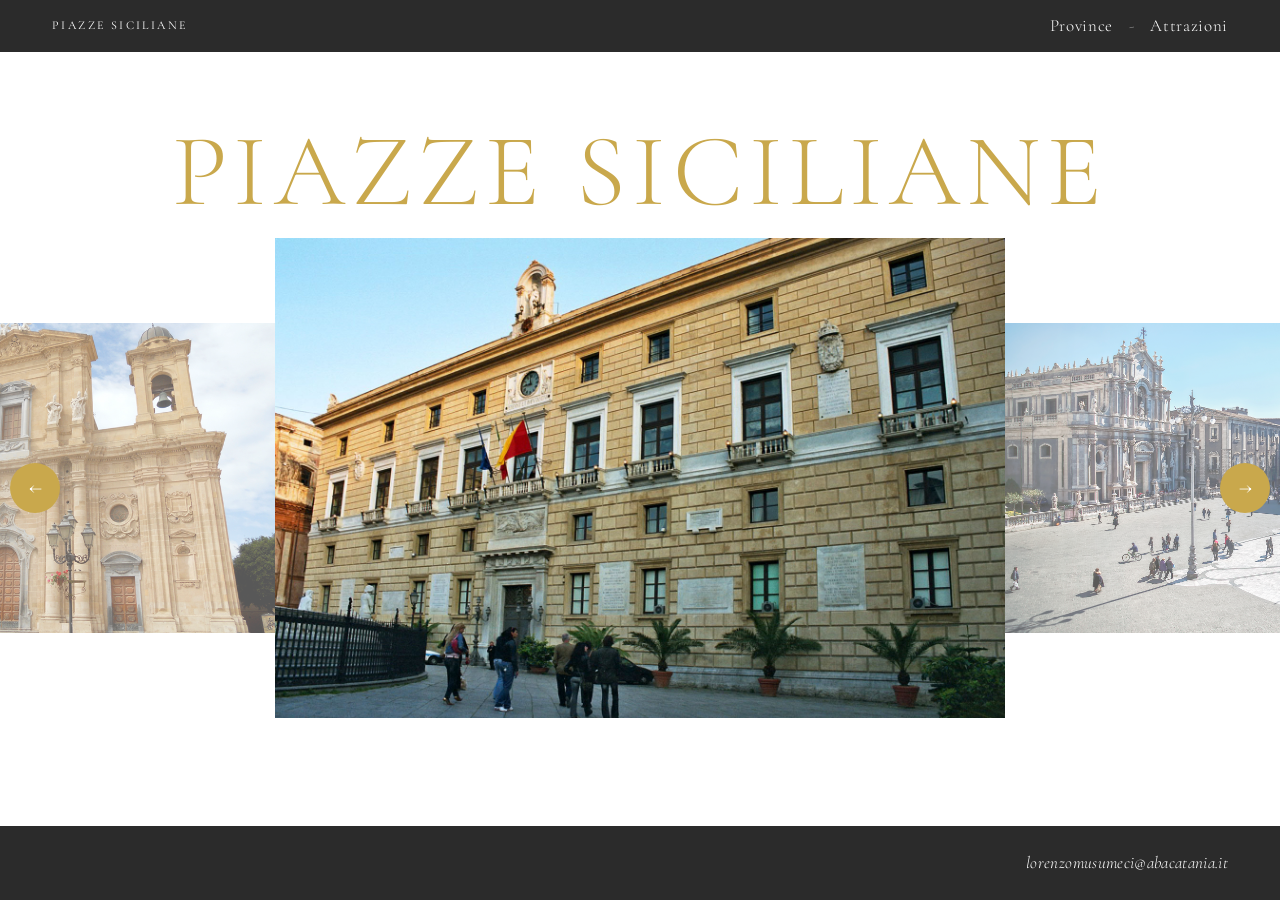
<file: index.html>
<!DOCTYPE html>
<html lang="it">
<head>
  <meta charset="UTF-8">
  <meta name="viewport" content="width=device-width, initial-scale=1.0">
  <title>Piazze Siciliane</title>
  <style>

@import url('https://fonts.googleapis.com/css2?family=Cormorant+Garamond:ital,wght@0,300;0,400;0,500;0,600;1,300;1,400;1,600&display=swap');

*, *::before, *::after { box-sizing: border-box; margin: 0; padding: 0; }
html { scroll-behavior: smooth; overflow-x: hidden; }

:root {
  --gold:  #C9A84C;
  --dark:  #2B2B2B;
  --white: #FFFFFF;
  --text:  #1E1E1E;
}

body {
  font-family: 'Cormorant Garamond', serif;
  background: var(--white);
  color: var(--text);
  font-size: 18px;
  line-height: 1.78;
  min-height: 100vh;
  display: flex;
  flex-direction: column;
}

.home-spacer { flex: 1; }

.site-header {
  background-color: var(--dark);
  display: flex; align-items: center; justify-content: space-between;
  padding: 0 52px; height: 52px; position: sticky; top: 0; z-index: 999;
}
.site-header .brand {
  font-size: 12px; letter-spacing: 0.2em; text-transform: uppercase;
  color: #fff; text-decoration: none; font-weight: 400;
}
.site-header nav { display: flex; align-items: center; gap: 16px; }
.site-header nav a {
  color: #fff; text-decoration: none; font-size: 17px;
  font-weight: 300; letter-spacing: 0.04em; transition: color 0.2s;
}
.site-header nav a:hover { color: var(--gold); }
.site-header nav .sep { color: rgba(255,255,255,0.45); font-size: 17px; font-weight: 300; }

.site-footer {
  background-color: var(--dark);
  display: flex; align-items: center; justify-content: flex-end;
  padding: 22px 52px;
}
.site-footer a {
  color: #fff; text-decoration: none; font-size: 17px;
  font-weight: 300; font-style: italic; letter-spacing: 0.02em;
}

.page-heading { text-align: center; padding: 68px 20px 16px; }
.page-heading h1 {
  font-size: clamp(32px, 8vw, 128px); font-weight: 300;
  color: var(--gold); letter-spacing: 0.06em; line-height: 1;
  text-transform: uppercase; word-break: break-word;
}

.carousel-wrap input[type="radio"] {
  position: absolute; opacity: 0; width: 0; height: 0; pointer-events: none;
}
.carousel-wrap { position: relative; width: 100%; overflow: hidden; }
.carousel-wrap .c-slides { position: relative; width: 100%; height: 100%; }
.carousel-wrap .c-slide {
  position: absolute; opacity: 0; pointer-events: none; overflow: hidden;
  transition: opacity 0.4s ease, width 0.4s ease, height 0.4s ease, left 0.4s ease, top 0.4s ease;
}
.carousel-wrap .c-slide img { width: 100%; height: 100%; object-fit: cover; display: block; }
.carousel-wrap .btn-grp { position: absolute; inset: 0; pointer-events: none; z-index: 10; }
.carousel-wrap .btn-grp .c-btn {
  display: none; pointer-events: auto; position: absolute;
  top: 50%; transform: translateY(-50%);
  width: 50px; height: 50px; border-radius: 50%;
  background-color: var(--gold); border: none; cursor: pointer;
  align-items: center; justify-content: center;
  color: white; font-size: 20px; font-family: inherit;
  line-height: 1; user-select: none; transition: background-color 0.2s;
}
.carousel-wrap .btn-grp .c-btn:hover { background-color: #a8883a; }

.carousel-hero { height: 500px; }
.carousel-hero .btn-grp .c-btn-prev { left: calc(50% - 630px); }
.carousel-hero .btn-grp .c-btn-next { left: calc(50% + 580px); }

#h1:checked ~ .c-slides .s1 { opacity:1; pointer-events:auto; z-index:3; width:730px; height:480px; left:calc(50% - 365px); top:0; }
#h1:checked ~ .c-slides .s7 { opacity:0.65; pointer-events:auto; z-index:2; width:480px; height:310px; left:calc(50% - 845px); top:85px; }
#h1:checked ~ .c-slides .s2 { opacity:0.65; pointer-events:auto; z-index:2; width:480px; height:310px; left:calc(50% + 365px); top:85px; }
#h1:checked ~ .btn-grp .p1 { display:flex; } #h1:checked ~ .btn-grp .n1 { display:flex; }

#h2:checked ~ .c-slides .s2 { opacity:1; pointer-events:auto; z-index:3; width:730px; height:480px; left:calc(50% - 365px); top:0; }
#h2:checked ~ .c-slides .s1 { opacity:0.65; pointer-events:auto; z-index:2; width:480px; height:310px; left:calc(50% - 845px); top:85px; }
#h2:checked ~ .c-slides .s3 { opacity:0.65; pointer-events:auto; z-index:2; width:480px; height:310px; left:calc(50% + 365px); top:85px; }
#h2:checked ~ .btn-grp .p2 { display:flex; } #h2:checked ~ .btn-grp .n2 { display:flex; }

#h3:checked ~ .c-slides .s3 { opacity:1; pointer-events:auto; z-index:3; width:730px; height:480px; left:calc(50% - 365px); top:0; }
#h3:checked ~ .c-slides .s2 { opacity:0.65; pointer-events:auto; z-index:2; width:480px; height:310px; left:calc(50% - 845px); top:85px; }
#h3:checked ~ .c-slides .s4 { opacity:0.65; pointer-events:auto; z-index:2; width:480px; height:310px; left:calc(50% + 365px); top:85px; }
#h3:checked ~ .btn-grp .p3 { display:flex; } #h3:checked ~ .btn-grp .n3 { display:flex; }

#h4:checked ~ .c-slides .s4 { opacity:1; pointer-events:auto; z-index:3; width:730px; height:480px; left:calc(50% - 365px); top:0; }
#h4:checked ~ .c-slides .s3 { opacity:0.65; pointer-events:auto; z-index:2; width:480px; height:310px; left:calc(50% - 845px); top:85px; }
#h4:checked ~ .c-slides .s5 { opacity:0.65; pointer-events:auto; z-index:2; width:480px; height:310px; left:calc(50% + 365px); top:85px; }
#h4:checked ~ .btn-grp .p4 { display:flex; } #h4:checked ~ .btn-grp .n4 { display:flex; }

#h5:checked ~ .c-slides .s5 { opacity:1; pointer-events:auto; z-index:3; width:730px; height:480px; left:calc(50% - 365px); top:0; }
#h5:checked ~ .c-slides .s4 { opacity:0.65; pointer-events:auto; z-index:2; width:480px; height:310px; left:calc(50% - 845px); top:85px; }
#h5:checked ~ .c-slides .s6 { opacity:0.65; pointer-events:auto; z-index:2; width:480px; height:310px; left:calc(50% + 365px); top:85px; }
#h5:checked ~ .btn-grp .p5 { display:flex; } #h5:checked ~ .btn-grp .n5 { display:flex; }

#h6:checked ~ .c-slides .s6 { opacity:1; pointer-events:auto; z-index:3; width:730px; height:480px; left:calc(50% - 365px); top:0; }
#h6:checked ~ .c-slides .s5 { opacity:0.65; pointer-events:auto; z-index:2; width:480px; height:310px; left:calc(50% - 845px); top:85px; }
#h6:checked ~ .c-slides .s7 { opacity:0.65; pointer-events:auto; z-index:2; width:480px; height:310px; left:calc(50% + 365px); top:85px; }
#h6:checked ~ .btn-grp .p6 { display:flex; } #h6:checked ~ .btn-grp .n6 { display:flex; }

#h7:checked ~ .c-slides .s7 { opacity:1; pointer-events:auto; z-index:3; width:730px; height:480px; left:calc(50% - 365px); top:0; }
#h7:checked ~ .c-slides .s6 { opacity:0.65; pointer-events:auto; z-index:2; width:480px; height:310px; left:calc(50% - 845px); top:85px; }
#h7:checked ~ .c-slides .s1 { opacity:0.65; pointer-events:auto; z-index:2; width:480px; height:310px; left:calc(50% + 365px); top:85px; }
#h7:checked ~ .btn-grp .p7 { display:flex; } #h7:checked ~ .btn-grp .n7 { display:flex; }

@media (max-width: 860px) {
  html, body { overflow-x: hidden; }
  .page-heading { padding-left: 16px; padding-right: 16px; }
  .page-heading h1 { letter-spacing: 0.02em; }
  .site-header { padding: 0 24px; }
  .site-footer  { padding: 18px 24px; }
  .carousel-hero { height: 260px; }
  .carousel-hero .c-slide { width:88vw!important; height:240px!important; left:6vw!important; top:10px!important; opacity:0!important; }
  #h1:checked ~ .c-slides .s1,#h2:checked ~ .c-slides .s2,#h3:checked ~ .c-slides .s3,
  #h4:checked ~ .c-slides .s4,#h5:checked ~ .c-slides .s5,#h6:checked ~ .c-slides .s6,
  #h7:checked ~ .c-slides .s7 { opacity:1!important; z-index:3; }
  .carousel-hero .btn-grp .c-btn-prev { left:10px; }
  .carousel-hero .btn-grp .c-btn-next { left:auto; right:10px; }
}

  </style>
</head>
<body>

  <header class="site-header">
    <a href="index.html" class="brand">Piazze Siciliane</a>
    <nav>
      <a href="province.html">Province</a>
      <span class="sep">-</span>
      <a href="attrazioni.html">Attrazioni</a>
    </nav>
  </header>

  <div class="page-heading">
    <h1>Piazze Siciliane</h1>
  </div>

  <div class="carousel-wrap carousel-hero">

    <input type="radio" name="hero" id="h1" checked>
    <input type="radio" name="hero" id="h2">
    <input type="radio" name="hero" id="h3">
    <input type="radio" name="hero" id="h4">
    <input type="radio" name="hero" id="h5">
    <input type="radio" name="hero" id="h6">
    <input type="radio" name="hero" id="h7">

    <div class="c-slides">
      <div class="c-slide s1"><img src="img/Palermo-Palazzo-Pretorio-bjs2007-01.jpg" alt="Piazza Pretoria, Palermo"></div>
      <div class="c-slide s2"><img src="img/Piazza_Duomo,_Catania.jpg"               alt="Piazza del Duomo, Catania"></div>
      <div class="c-slide s3"><img src="img/chiesa.jpg"                              alt="Ortigia, Siracusa"></div>
      <div class="c-slide s4"><img src="img/messina_duomo_2.jpg"                     alt="Duomo di Messina"></div>
      <div class="c-slide s5"><img src="img/Ragusa_SanGiorgioCathedral_0169.jpg"     alt="Ragusa Ibla"></div>
      <div class="c-slide s6"><img src="img/Agrigento-cattedrale.jfif"               alt="Agrigento"></div>
      <div class="c-slide s7"><img src="img/Chiesa-a-Trapani-Duomo.jpg"              alt="Trapani"></div>
    </div>

    <div class="btn-grp">
      <label class="c-btn c-btn-prev p1" for="h7">&#8592;</label>
      <label class="c-btn c-btn-prev p2" for="h1">&#8592;</label>
      <label class="c-btn c-btn-prev p3" for="h2">&#8592;</label>
      <label class="c-btn c-btn-prev p4" for="h3">&#8592;</label>
      <label class="c-btn c-btn-prev p5" for="h4">&#8592;</label>
      <label class="c-btn c-btn-prev p6" for="h5">&#8592;</label>
      <label class="c-btn c-btn-prev p7" for="h6">&#8592;</label>
      <label class="c-btn c-btn-next n1" for="h2">&#8594;</label>
      <label class="c-btn c-btn-next n2" for="h3">&#8594;</label>
      <label class="c-btn c-btn-next n3" for="h4">&#8594;</label>
      <label class="c-btn c-btn-next n4" for="h5">&#8594;</label>
      <label class="c-btn c-btn-next n5" for="h6">&#8594;</label>
      <label class="c-btn c-btn-next n6" for="h7">&#8594;</label>
      <label class="c-btn c-btn-next n7" for="h1">&#8594;</label>
    </div>

  </div>

  <div class="home-spacer"></div>

  <!--
    Email codificata con entità HTML per impedire l'offuscamento di Cloudflare.
    Il browser la visualizza e la rende cliccabile normalmente:
    lorenzomusumeci@abacatania.it
  -->
  <footer class="site-footer">
    <a href="&#109;&#97;&#105;&#108;&#116;&#111;&#58;&#108;&#111;&#114;&#101;&#110;&#122;&#111;&#109;&#117;&#115;&#117;&#109;&#101;&#99;&#105;&#64;&#97;&#98;&#97;&#99;&#97;&#116;&#97;&#110;&#105;&#97;&#46;&#105;&#116;">&#108;&#111;&#114;&#101;&#110;&#122;&#111;&#109;&#117;&#115;&#117;&#109;&#101;&#99;&#105;&#64;&#97;&#98;&#97;&#99;&#97;&#116;&#97;&#110;&#105;&#97;&#46;&#105;&#116;</a>
  </footer>

</body>
</html>
</file>
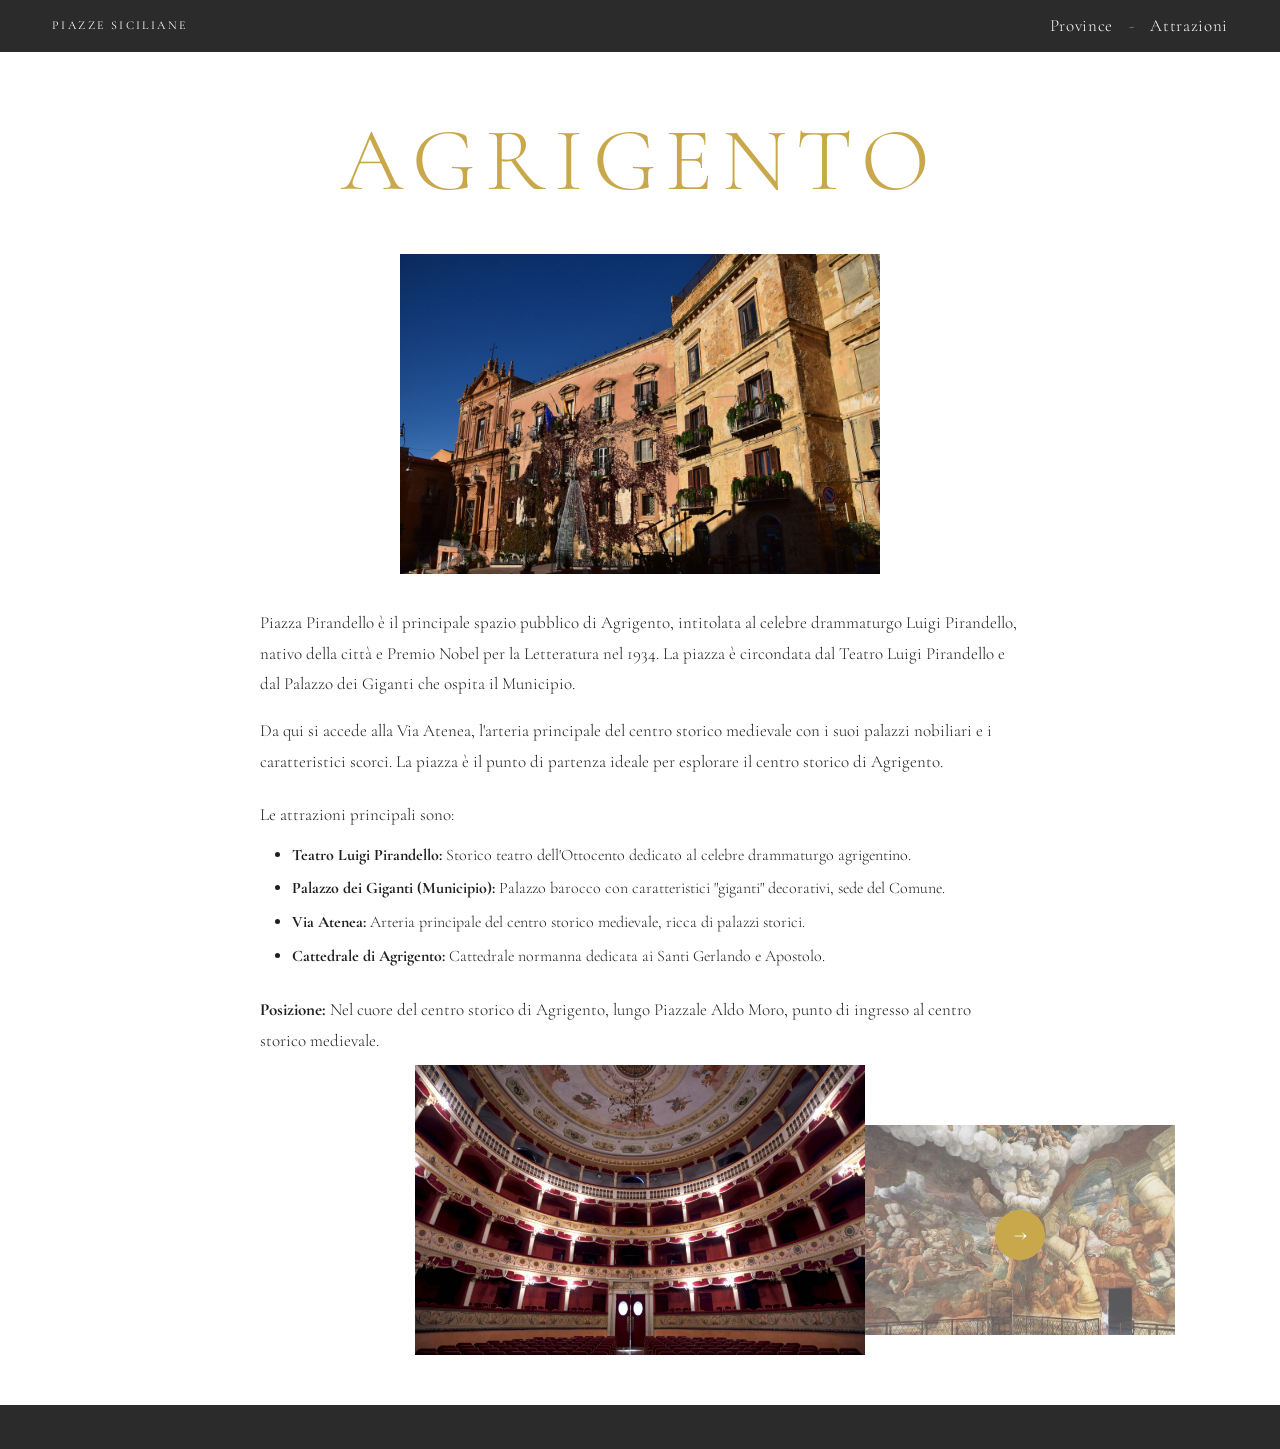
<file: agrigento.html>
<!DOCTYPE html>
<html lang="it">
<head>
  <meta charset="UTF-8">
  <meta name="viewport" content="width=device-width, initial-scale=1.0">
  <title>Agrigento — Piazze Siciliane</title>
  <style>

@import url('https://fonts.googleapis.com/css2?family=Cormorant+Garamond:ital,wght@0,300;0,400;0,500;0,600;1,300;1,400;1,600&display=swap');

/* ── Reset ──────────────────────────────────────────────── */
*, *::before, *::after { box-sizing: border-box; margin: 0; padding: 0; }
html { scroll-behavior: smooth; }

:root {
  --gold:  #C9A84C;
  --dark:  #2B2B2B;
  --white: #FFFFFF;
  --text:  #1E1E1E;
  --light-border: #E8E8E8;
}

body {
  font-family: 'Cormorant Garamond', serif;
  background: var(--white);
  color: var(--text);
  font-size: 18px;
  line-height: 1.78;
}

/* ── HEADER ─────────────────────────────────────────────── */
.site-header {
  background-color: var(--dark);
  display: flex;
  align-items: center;
  justify-content: space-between;
  padding: 0 52px;
  height: 52px;
  position: sticky;
  top: 0;
  z-index: 999;
}
.site-header .brand {
  font-size: 12px; letter-spacing: 0.2em; text-transform: uppercase;
  color: #fff; text-decoration: none; font-weight: 400;
}
.site-header nav { display: flex; align-items: center; gap: 16px; }
.site-header nav a {
  color: #fff; text-decoration: none; font-size: 17px;
  font-weight: 300; letter-spacing: 0.04em; transition: color 0.2s;
}
.site-header nav a:hover { color: var(--gold); }
.site-header nav .sep { color: rgba(255,255,255,0.45); font-size: 17px; font-weight: 300; }

/* ── FOOTER ─────────────────────────────────────────────── */
.site-footer {
  background-color: var(--dark);
  display: flex; align-items: center; justify-content: flex-end;
  padding: 22px 52px;
}
.site-footer a {
  color: #fff; text-decoration: none; font-size: 17px;
  font-weight: 300; font-style: italic; letter-spacing: 0.02em;
}

/* ── PAGE HEADINGS ──────────────────────────────────────── */
.page-heading { text-align: center; padding: 68px 20px 16px; }
.page-heading h1 {
  font-size: clamp(60px, 9.5vw, 128px); font-weight: 300;
  color: var(--gold); letter-spacing: 0.09em; line-height: 1; text-transform: uppercase;
}
.sub-heading { text-align: center; padding: 64px 20px 16px; }
.sub-heading h1 {
  font-size: clamp(48px, 7vw, 96px); font-weight: 300;
  color: var(--gold); letter-spacing: 0.1em; line-height: 1; text-transform: uppercase;
}

/* ══════════════════════════════════════════════════════════
   CSS-ONLY CAROUSEL — come funziona
   ─────────────────────────────────────────────────────────
   Ogni carousel contiene:
     • <input type="radio"> nascosti (uno per immagine)
     • <div class="c-slides"> con le slide
     • <div class="btn-grp"> con le <label> come frecce

   Quando un radio è :checked, il selettore  ~  applica
   le posizioni corrette alle .c-slide corrispondenti
   e mostra i bottoni giusti (pN = prev, nN = next).

   AGGIUNGERE UN'IMMAGINE (es. 6a immagine a catania):
   1) Aggiungi <input type="radio" name="cat" id="cat-6">
   2) Aggiungi <div class="c-slide s6"><img ...></div>
   3) Aggiungi bottoni: <label class="c-btn c-btn-prev p6" for="cat-5">
                         <label class="c-btn c-btn-next n5" for="cat-6">
      (togli il vecchio n5 che puntava a niente)
   Le regole CSS per stato 6 small sono già scritte qui sotto.
   ══════════════════════════════════════════════════════════ */

/* Radio inputs: invisibili ma funzionali */
.carousel-wrap input[type="radio"] {
  position: absolute; opacity: 0; width: 0; height: 0; pointer-events: none;
}

/* Wrapper */
.carousel-wrap { position: relative; width: 100%; overflow: hidden; }

/* Slide container e slide */
.carousel-wrap .c-slides { position: relative; width: 100%; height: 100%; }
.carousel-wrap .c-slide {
  position: absolute;
  opacity: 0;
  pointer-events: none;
  overflow: hidden;
  transition: opacity 0.4s ease, width 0.4s ease, height 0.4s ease,
              left 0.4s ease, top 0.4s ease;
}
.carousel-wrap .c-slide img { width: 100%; height: 100%; object-fit: cover; display: block; }

/* Bottoni (label) */
.carousel-wrap .btn-grp {
  position: absolute; inset: 0; pointer-events: none; z-index: 10;
}
.carousel-wrap .btn-grp .c-btn {
  display: none;
  pointer-events: auto;
  position: absolute;
  top: 50%; transform: translateY(-50%);
  width: 50px; height: 50px; border-radius: 50%;
  background-color: var(--gold); border: none; cursor: pointer;
  align-items: center; justify-content: center;
  color: white; font-size: 20px; font-family: inherit;
  line-height: 1; user-select: none; transition: background-color 0.2s;
  text-decoration: none;
}
.carousel-wrap .btn-grp .c-btn:hover { background-color: #a8883a; }

/* ════════════════════════════════════════════════════════
   CAROUSEL HERO (homepage)  —  fino a 8 immagini
   Corrente: 730×480   centrata, top 0
   Laterali: 480×310   top 85px
   Prev button: centro slide sinistra → left: calc(50% - 630px)
   Next button: centro slide destra   → left: calc(50% + 580px)
   ════════════════════════════════════════════════════════ */

.carousel-hero { height: 500px; }

.carousel-hero .btn-grp .c-btn-prev { left: calc(50% - 630px); }
.carousel-hero .btn-grp .c-btn-next { left: calc(50% + 580px); }

/* Stato 1 */
#h1:checked ~ .c-slides .s1 { opacity:1; pointer-events:auto; z-index:3; width:730px; height:480px; left:calc(50% - 365px); top:0; }
#h1:checked ~ .c-slides .s8 { opacity:0.65; pointer-events:auto; z-index:2; width:480px; height:310px; left:calc(50% - 845px); top:85px; }
#h1:checked ~ .c-slides .s2 { opacity:0.65; pointer-events:auto; z-index:2; width:480px; height:310px; left:calc(50% + 365px); top:85px; }
#h1:checked ~ .btn-grp .p1 { display:flex; }
#h1:checked ~ .btn-grp .n1 { display:flex; }

/* Stato 2 */
#h2:checked ~ .c-slides .s2 { opacity:1; pointer-events:auto; z-index:3; width:730px; height:480px; left:calc(50% - 365px); top:0; }
#h2:checked ~ .c-slides .s1 { opacity:0.65; pointer-events:auto; z-index:2; width:480px; height:310px; left:calc(50% - 845px); top:85px; }
#h2:checked ~ .c-slides .s3 { opacity:0.65; pointer-events:auto; z-index:2; width:480px; height:310px; left:calc(50% + 365px); top:85px; }
#h2:checked ~ .btn-grp .p2 { display:flex; }
#h2:checked ~ .btn-grp .n2 { display:flex; }

/* Stato 3 */
#h3:checked ~ .c-slides .s3 { opacity:1; pointer-events:auto; z-index:3; width:730px; height:480px; left:calc(50% - 365px); top:0; }
#h3:checked ~ .c-slides .s2 { opacity:0.65; pointer-events:auto; z-index:2; width:480px; height:310px; left:calc(50% - 845px); top:85px; }
#h3:checked ~ .c-slides .s4 { opacity:0.65; pointer-events:auto; z-index:2; width:480px; height:310px; left:calc(50% + 365px); top:85px; }
#h3:checked ~ .btn-grp .p3 { display:flex; }
#h3:checked ~ .btn-grp .n3 { display:flex; }

/* Stato 4 */
#h4:checked ~ .c-slides .s4 { opacity:1; pointer-events:auto; z-index:3; width:730px; height:480px; left:calc(50% - 365px); top:0; }
#h4:checked ~ .c-slides .s3 { opacity:0.65; pointer-events:auto; z-index:2; width:480px; height:310px; left:calc(50% - 845px); top:85px; }
#h4:checked ~ .c-slides .s5 { opacity:0.65; pointer-events:auto; z-index:2; width:480px; height:310px; left:calc(50% + 365px); top:85px; }
#h4:checked ~ .btn-grp .p4 { display:flex; }
#h4:checked ~ .btn-grp .n4 { display:flex; }

/* Stato 5 */
#h5:checked ~ .c-slides .s5 { opacity:1; pointer-events:auto; z-index:3; width:730px; height:480px; left:calc(50% - 365px); top:0; }
#h5:checked ~ .c-slides .s4 { opacity:0.65; pointer-events:auto; z-index:2; width:480px; height:310px; left:calc(50% - 845px); top:85px; }
#h5:checked ~ .c-slides .s6 { opacity:0.65; pointer-events:auto; z-index:2; width:480px; height:310px; left:calc(50% + 365px); top:85px; }
#h5:checked ~ .btn-grp .p5 { display:flex; }
#h5:checked ~ .btn-grp .n5 { display:flex; }

/* Stato 6 */
#h6:checked ~ .c-slides .s6 { opacity:1; pointer-events:auto; z-index:3; width:730px; height:480px; left:calc(50% - 365px); top:0; }
#h6:checked ~ .c-slides .s5 { opacity:0.65; pointer-events:auto; z-index:2; width:480px; height:310px; left:calc(50% - 845px); top:85px; }
#h6:checked ~ .c-slides .s7 { opacity:0.65; pointer-events:auto; z-index:2; width:480px; height:310px; left:calc(50% + 365px); top:85px; }
#h6:checked ~ .btn-grp .p6 { display:flex; }
#h6:checked ~ .btn-grp .n6 { display:flex; }

/* Stato 7 */
#h7:checked ~ .c-slides .s7 { opacity:1; pointer-events:auto; z-index:3; width:730px; height:480px; left:calc(50% - 365px); top:0; }
#h7:checked ~ .c-slides .s6 { opacity:0.65; pointer-events:auto; z-index:2; width:480px; height:310px; left:calc(50% - 845px); top:85px; }
#h7:checked ~ .c-slides .s8 { opacity:0.65; pointer-events:auto; z-index:2; width:480px; height:310px; left:calc(50% + 365px); top:85px; }
#h7:checked ~ .btn-grp .p7 { display:flex; }
#h7:checked ~ .btn-grp .n7 { display:flex; }

/* Stato 8 */
#h8:checked ~ .c-slides .s8 { opacity:1; pointer-events:auto; z-index:3; width:730px; height:480px; left:calc(50% - 365px); top:0; }
#h8:checked ~ .c-slides .s7 { opacity:0.65; pointer-events:auto; z-index:2; width:480px; height:310px; left:calc(50% - 845px); top:85px; }
#h8:checked ~ .c-slides .s1 { opacity:0.65; pointer-events:auto; z-index:2; width:480px; height:310px; left:calc(50% + 365px); top:85px; }
#h8:checked ~ .btn-grp .p8 { display:flex; }
#h8:checked ~ .btn-grp .n8 { display:flex; }

/* ════════════════════════════════════════════════════════
   CAROUSEL SMALL (pagine provincia)  —  fino a 6 immagini
   CSS GENERICO: funziona su qualsiasi .carousel-small
   usando input:nth-of-type(N) e .c-slide:nth-child(N)

   Corrente: 450×290   centrata, top 0
   Laterali: 310×210   top 60px
   Prev button → left: calc(50% - 405px)
   Next button → left: calc(50% + 355px)
   ════════════════════════════════════════════════════════ */

.carousel-small { height: 340px; }

.carousel-small .btn-grp .c-btn-prev { left: calc(50% - 405px); }
.carousel-small .btn-grp .c-btn-next { left: calc(50% + 355px); }

/* Stato 1: corrente=1, nessun prev, next=2 */
.carousel-small > input:nth-of-type(1):checked ~ .c-slides .c-slide:nth-child(1)
  { opacity:1; pointer-events:auto; z-index:3; width:450px; height:290px; left:calc(50% - 225px); top:0; }
.carousel-small > input:nth-of-type(1):checked ~ .c-slides .c-slide:nth-child(2)
  { opacity:0.65; pointer-events:auto; z-index:2; width:310px; height:210px; left:calc(50% + 225px); top:60px; }
.carousel-small > input:nth-of-type(1):checked ~ .btn-grp .n1 { display:flex; }

/* Stato 2: corrente=2, prev=1, next=3 */
.carousel-small > input:nth-of-type(2):checked ~ .c-slides .c-slide:nth-child(2)
  { opacity:1; pointer-events:auto; z-index:3; width:450px; height:290px; left:calc(50% - 225px); top:0; }
.carousel-small > input:nth-of-type(2):checked ~ .c-slides .c-slide:nth-child(1)
  { opacity:0.65; pointer-events:auto; z-index:2; width:310px; height:210px; left:calc(50% - 535px); top:60px; }
.carousel-small > input:nth-of-type(2):checked ~ .c-slides .c-slide:nth-child(3)
  { opacity:0.65; pointer-events:auto; z-index:2; width:310px; height:210px; left:calc(50% + 225px); top:60px; }
.carousel-small > input:nth-of-type(2):checked ~ .btn-grp .p2 { display:flex; }
.carousel-small > input:nth-of-type(2):checked ~ .btn-grp .n2 { display:flex; }

/* Stato 3 */
.carousel-small > input:nth-of-type(3):checked ~ .c-slides .c-slide:nth-child(3)
  { opacity:1; pointer-events:auto; z-index:3; width:450px; height:290px; left:calc(50% - 225px); top:0; }
.carousel-small > input:nth-of-type(3):checked ~ .c-slides .c-slide:nth-child(2)
  { opacity:0.65; pointer-events:auto; z-index:2; width:310px; height:210px; left:calc(50% - 535px); top:60px; }
.carousel-small > input:nth-of-type(3):checked ~ .c-slides .c-slide:nth-child(4)
  { opacity:0.65; pointer-events:auto; z-index:2; width:310px; height:210px; left:calc(50% + 225px); top:60px; }
.carousel-small > input:nth-of-type(3):checked ~ .btn-grp .p3 { display:flex; }
.carousel-small > input:nth-of-type(3):checked ~ .btn-grp .n3 { display:flex; }

/* Stato 4 */
.carousel-small > input:nth-of-type(4):checked ~ .c-slides .c-slide:nth-child(4)
  { opacity:1; pointer-events:auto; z-index:3; width:450px; height:290px; left:calc(50% - 225px); top:0; }
.carousel-small > input:nth-of-type(4):checked ~ .c-slides .c-slide:nth-child(3)
  { opacity:0.65; pointer-events:auto; z-index:2; width:310px; height:210px; left:calc(50% - 535px); top:60px; }
.carousel-small > input:nth-of-type(4):checked ~ .c-slides .c-slide:nth-child(5)
  { opacity:0.65; pointer-events:auto; z-index:2; width:310px; height:210px; left:calc(50% + 225px); top:60px; }
.carousel-small > input:nth-of-type(4):checked ~ .btn-grp .p4 { display:flex; }
.carousel-small > input:nth-of-type(4):checked ~ .btn-grp .n4 { display:flex; }

/* Stato 5 */
.carousel-small > input:nth-of-type(5):checked ~ .c-slides .c-slide:nth-child(5)
  { opacity:1; pointer-events:auto; z-index:3; width:450px; height:290px; left:calc(50% - 225px); top:0; }
.carousel-small > input:nth-of-type(5):checked ~ .c-slides .c-slide:nth-child(4)
  { opacity:0.65; pointer-events:auto; z-index:2; width:310px; height:210px; left:calc(50% - 535px); top:60px; }
.carousel-small > input:nth-of-type(5):checked ~ .c-slides .c-slide:nth-child(6)
  { opacity:0.65; pointer-events:auto; z-index:2; width:310px; height:210px; left:calc(50% + 225px); top:60px; }
.carousel-small > input:nth-of-type(5):checked ~ .btn-grp .p5 { display:flex; }
.carousel-small > input:nth-of-type(5):checked ~ .btn-grp .n5 { display:flex; }

/* Stato 6 (ultimo supportato: nessun next) */
.carousel-small > input:nth-of-type(6):checked ~ .c-slides .c-slide:nth-child(6)
  { opacity:1; pointer-events:auto; z-index:3; width:450px; height:290px; left:calc(50% - 225px); top:0; }
.carousel-small > input:nth-of-type(6):checked ~ .c-slides .c-slide:nth-child(5)
  { opacity:0.65; pointer-events:auto; z-index:2; width:310px; height:210px; left:calc(50% - 535px); top:60px; }
.carousel-small > input:nth-of-type(6):checked ~ .btn-grp .p6 { display:flex; }

/* ════════════════════════════════════════════════════════
   PROVINCE LIST PAGE
   ════════════════════════════════════════════════════════ */
.province-list { max-width: 980px; margin: 0 auto; padding: 20px 40px 60px; }
.province-block { margin-bottom: 70px; }
.province-block h2 {
  text-align: center; font-size: 32px; font-weight: 400;
  letter-spacing: 0.14em; text-transform: uppercase; margin-bottom: 24px;
}
.province-block .p-layout { display: flex; gap: 36px; align-items: flex-start; }
.province-block .p-layout.reverse { flex-direction: row-reverse; }
.province-block .p-layout img { width: 390px; height: 268px; object-fit: cover; flex-shrink: 0; display: block; }
.province-block .p-text { font-size: 17px; font-weight: 300; line-height: 1.8; }
.province-block .p-text p + p { margin-top: 14px; }
.province-block .p-link {
  display: inline-block; margin-top: 14px; font-size: 13px;
  letter-spacing: 0.12em; text-transform: uppercase; color: var(--gold);
  text-decoration: none; border-bottom: 1px solid var(--gold);
  padding-bottom: 2px; transition: opacity 0.2s;
}
.province-block .p-link:hover { opacity: 0.7; }
.province-divider { border: none; border-top: 1px solid var(--light-border); margin: 0 0 70px 0; }

/* ════════════════════════════════════════════════════════
   PROVINCE DETAIL PAGE
   ════════════════════════════════════════════════════════ */
.detail-wrap { max-width: 840px; margin: 0 auto; padding: 32px 40px 0; }
.detail-main-img { display: block; width: 480px; height: 320px; object-fit: cover; margin: 0 auto 34px; }
.detail-body { font-size: 17px; font-weight: 300; line-height: 1.82; margin-bottom: 22px; }
.detail-body p + p { margin-top: 16px; }
.detail-attractions-label { font-size: 17px; font-weight: 300; margin-bottom: 10px; }
.detail-list { list-style: disc; padding-left: 32px; margin-bottom: 24px; }
.detail-list li { font-size: 16px; font-weight: 300; line-height: 1.8; margin-bottom: 5px; }
.detail-position { font-size: 17px; font-weight: 300; line-height: 1.82; margin-bottom: 8px; }

/* ════════════════════════════════════════════════════════
   ATTRACTIONS LIST PAGE
   ════════════════════════════════════════════════════════ */
.attractions-list { max-width: 980px; margin: 0 auto; padding: 20px 40px 60px; }
.attraction-block { margin-bottom: 70px; }
.attraction-block h2 {
  text-align: center; font-size: 27px; font-weight: 400;
  letter-spacing: 0.14em; text-transform: uppercase; margin-bottom: 24px;
}
.attraction-block .a-layout { display: flex; gap: 34px; align-items: flex-start; }
.attraction-block .a-layout.reverse { flex-direction: row-reverse; }
.attraction-block .a-layout img { width: 380px; height: 260px; object-fit: cover; flex-shrink: 0; display: block; }
.attraction-block .a-text { font-size: 16px; font-weight: 300; line-height: 1.82; }
.attraction-block .a-text p + p { margin-top: 12px; }

/* ════════════════════════════════════════════════════════
   RESPONSIVE
   ════════════════════════════════════════════════════════ */
@media (max-width: 860px) {
  .site-header { padding: 0 24px; }
  .site-footer  { padding: 18px 24px; }
  .province-block .p-layout, .province-block .p-layout.reverse,
  .attraction-block .a-layout, .attraction-block .a-layout.reverse { flex-direction: column; }
  .province-block .p-layout img, .attraction-block .a-layout img { width: 100%; height: auto; max-height: 260px; }
  .province-list, .attractions-list, .detail-wrap { padding-left: 20px; padding-right: 20px; }
  .detail-main-img { width: 100%; height: 220px; }

  /* Hero mobile: solo slide corrente */
  .carousel-hero { height: 260px; }
  .carousel-hero .c-slide { width:88vw!important; height:240px!important; left:6vw!important; top:10px!important; opacity:0!important; }
  #h1:checked ~ .c-slides .s1,#h2:checked ~ .c-slides .s2,#h3:checked ~ .c-slides .s3,
  #h4:checked ~ .c-slides .s4,#h5:checked ~ .c-slides .s5,#h6:checked ~ .c-slides .s6,
  #h7:checked ~ .c-slides .s7,#h8:checked ~ .c-slides .s8 { opacity:1!important; z-index:3; }
  .carousel-hero .btn-grp .c-btn-prev { left:10px; }
  .carousel-hero .btn-grp .c-btn-next { left:auto; right:10px; }

  /* Small mobile: solo slide corrente */
  .carousel-small { height: 220px; }
  .carousel-small .c-slide { width:80vw!important; height:200px!important; left:10vw!important; top:10px!important; opacity:0!important; }
  .carousel-small > input:nth-of-type(1):checked ~ .c-slides .c-slide:nth-child(1),
  .carousel-small > input:nth-of-type(2):checked ~ .c-slides .c-slide:nth-child(2),
  .carousel-small > input:nth-of-type(3):checked ~ .c-slides .c-slide:nth-child(3),
  .carousel-small > input:nth-of-type(4):checked ~ .c-slides .c-slide:nth-child(4),
  .carousel-small > input:nth-of-type(5):checked ~ .c-slides .c-slide:nth-child(5),
  .carousel-small > input:nth-of-type(6):checked ~ .c-slides .c-slide:nth-child(6) { opacity:1!important; z-index:3; }
  .carousel-small .btn-grp .c-btn-prev { left:10px; }
  .carousel-small .btn-grp .c-btn-next { left:auto; right:10px; }
}
  </style>
</head>
<body>

  <header class="site-header">
    <a href="index.html" class="brand">Piazze Siciliane</a>
    <nav><a href="province.html">Province</a><span class="sep">-</span><a href="attrazioni.html">Attrazioni</a></nav>
  </header>

  <div class="sub-heading"><h1>Agrigento</h1></div>

  <div class="detail-wrap">
    <img class="detail-main-img" src="img/piazza_pirandello.jpg" alt="Piazza Pirandello, Agrigento">
    <div class="detail-body">
      <p>Piazza Pirandello è il principale spazio pubblico di Agrigento, intitolata al celebre drammaturgo Luigi Pirandello, nativo della città e Premio Nobel per la Letteratura nel 1934. La piazza è circondata dal Teatro Luigi Pirandello e dal Palazzo dei Giganti che ospita il Municipio.</p>
      <p>Da qui si accede alla Via Atenea, l'arteria principale del centro storico medievale con i suoi palazzi nobiliari e i caratteristici scorci. La piazza è il punto di partenza ideale per esplorare il centro storico di Agrigento.</p>
    </div>
    <p class="detail-attractions-label">Le attrazioni principali sono:</p>
    <ul class="detail-list">
      <li><strong>Teatro Luigi Pirandello:</strong> Storico teatro dell'Ottocento dedicato al celebre drammaturgo agrigentino.</li>
      <li><strong>Palazzo dei Giganti (Municipio):</strong> Palazzo barocco con caratteristici "giganti" decorativi, sede del Comune.</li>
      <li><strong>Via Atenea:</strong> Arteria principale del centro storico medievale, ricca di palazzi storici.</li>
      <li><strong>Cattedrale di Agrigento:</strong> Cattedrale normanna dedicata ai Santi Gerlando e Apostolo.</li>
    </ul>
    <p class="detail-position"><strong>Posizione:</strong> Nel cuore del centro storico di Agrigento, lungo Piazzale Aldo Moro, punto di ingresso al centro storico medievale.</p>
  </div>

  <div class="carousel-wrap carousel-small">

    <input type="radio" name="agr" id="agr-1" checked>
    <input type="radio" name="agr" id="agr-2">
    <input type="radio" name="agr" id="agr-3">
    <input type="radio" name="agr" id="agr-4">

    <div class="c-slides">
      <div class="c-slide s1"><img src="img/Teatro-Pirandello-1.jpg"      alt="Teatro Luigi Pirandello"></div>
      <div class="c-slide s2"><img src="img/Giulio-romano-fall-of-the-giants-fresco-in-the-sala-dei-giganti-palazzo-del-te-1530-1532.jpg" alt="Palazzo dei Giganti"></div>
      <div class="c-slide s3"><img src="img/via_atenea.jfif"  alt="Via Atenea"></div>
      <div class="c-slide s4"><img src="img/Agrigento-cattedrale.jfif"  alt="Cattedrale di Agrigento"></div>
    </div>

    <div class="btn-grp">
      <label class="c-btn c-btn-prev p2" for="agr-1">&#8592;</label>
      <label class="c-btn c-btn-prev p3" for="agr-2">&#8592;</label>
      <label class="c-btn c-btn-prev p4" for="agr-3">&#8592;</label>
      <label class="c-btn c-btn-next n1" for="agr-2">&#8594;</label>
      <label class="c-btn c-btn-next n2" for="agr-3">&#8594;</label>
      <label class="c-btn c-btn-next n3" for="agr-4">&#8594;</label>
    </div>

  </div>

  <footer class="site-footer">
    <a href="/cdn-cgi/l/email-protection#ef83809d8a819580829a9c9a828a8c86af8e8d8e8c8e9b8e81868ec1869b"><span class
</file>
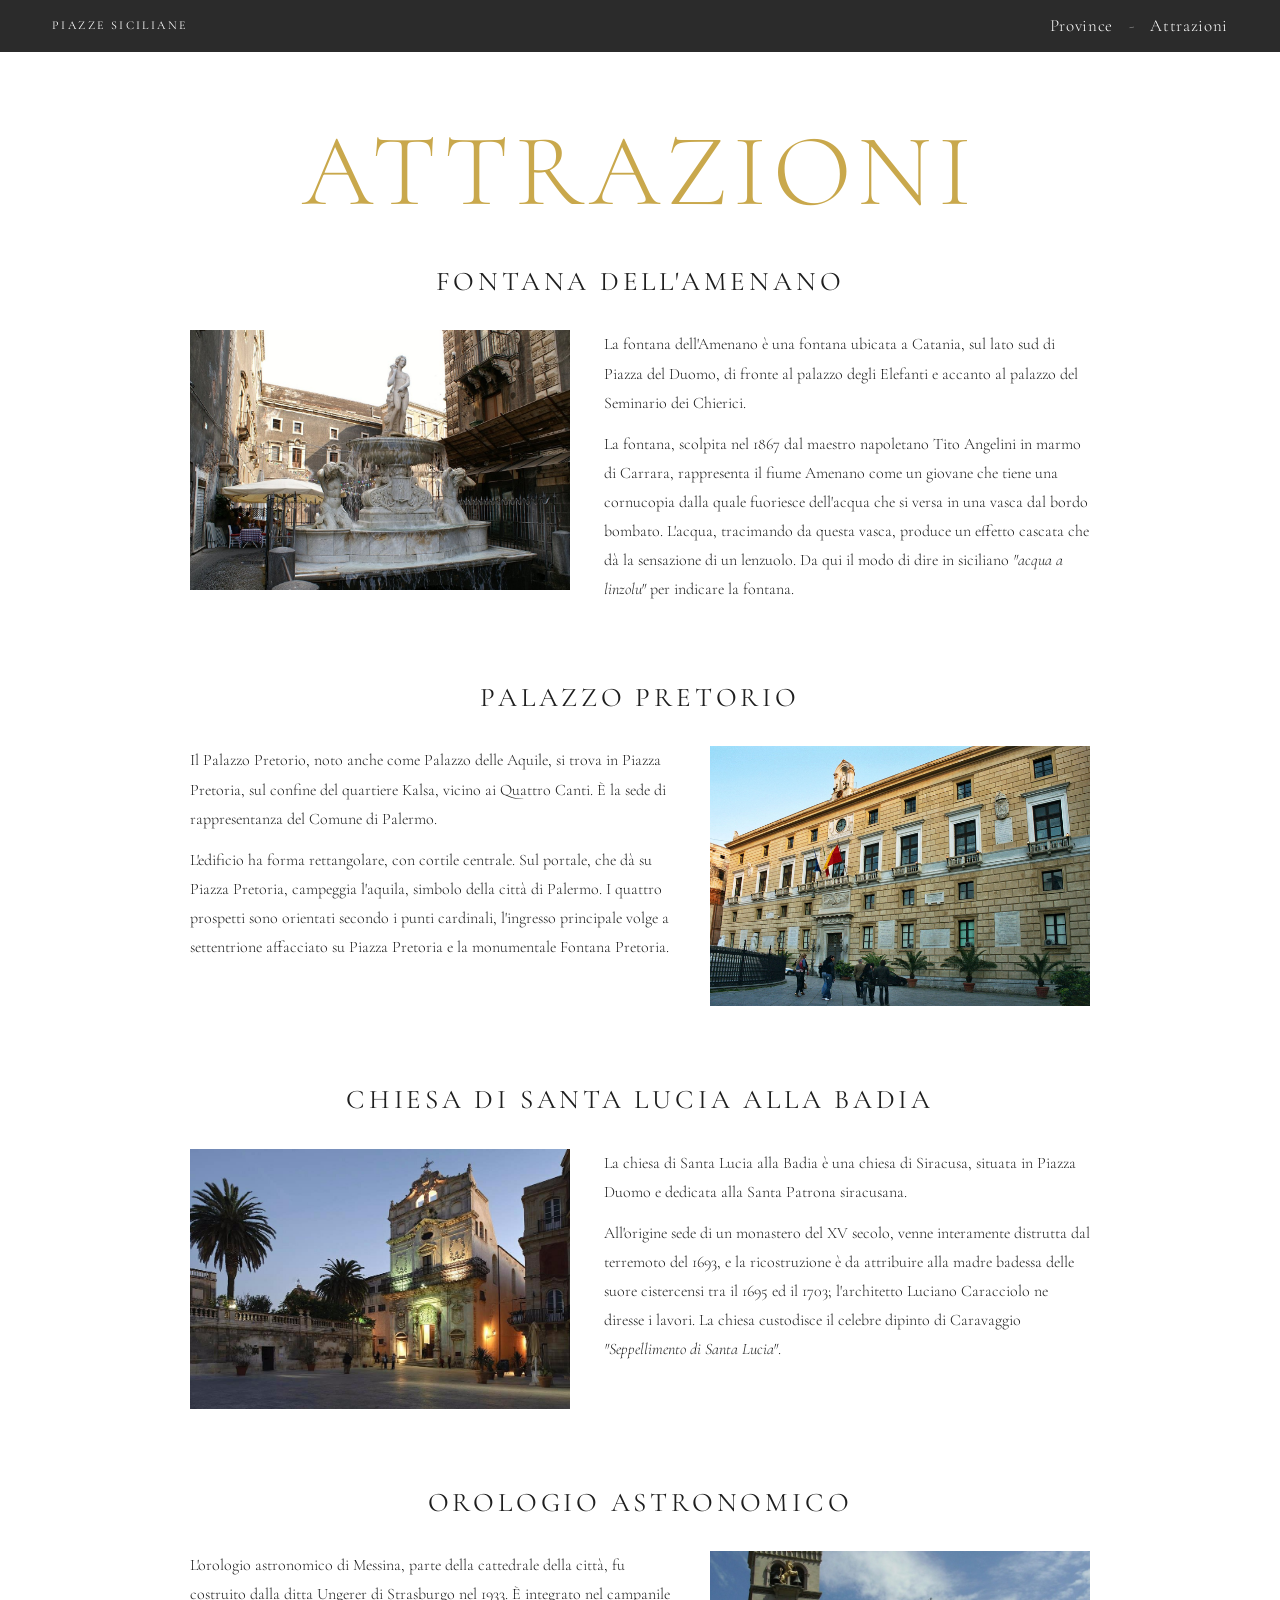
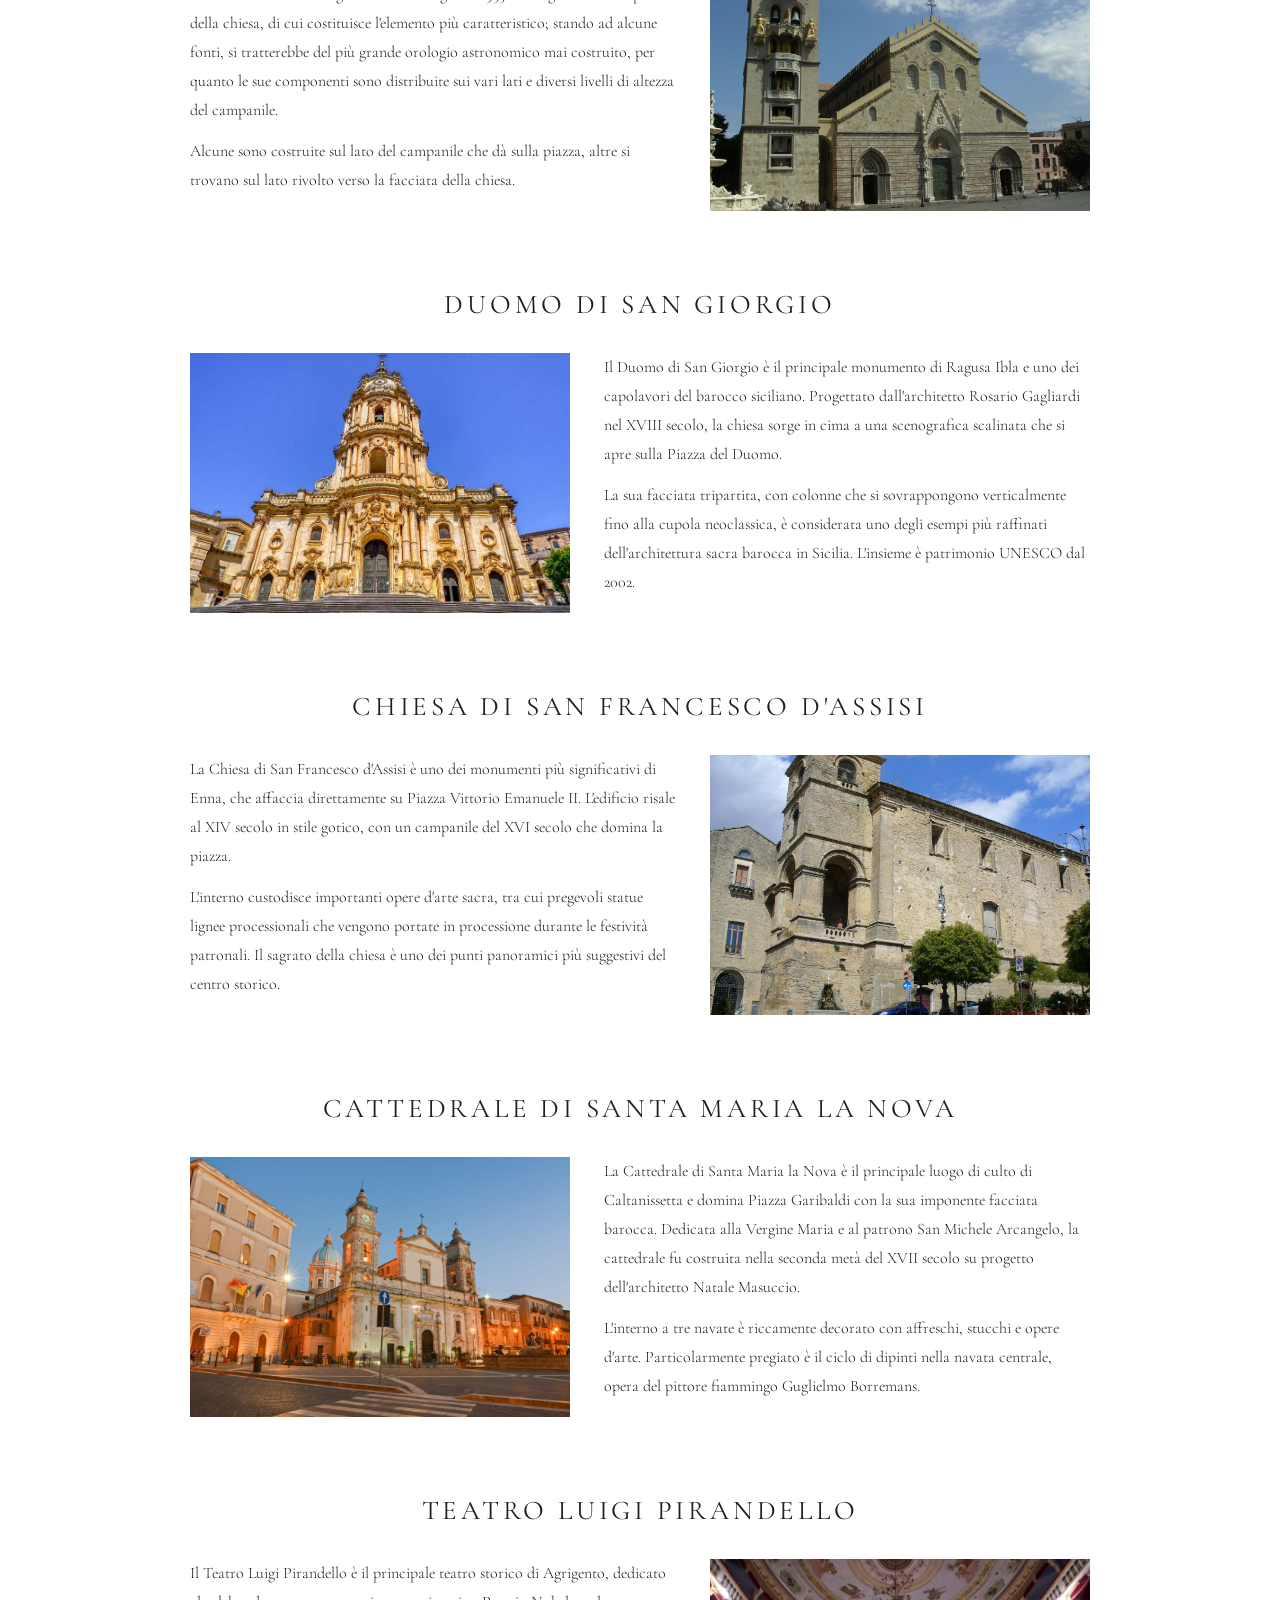
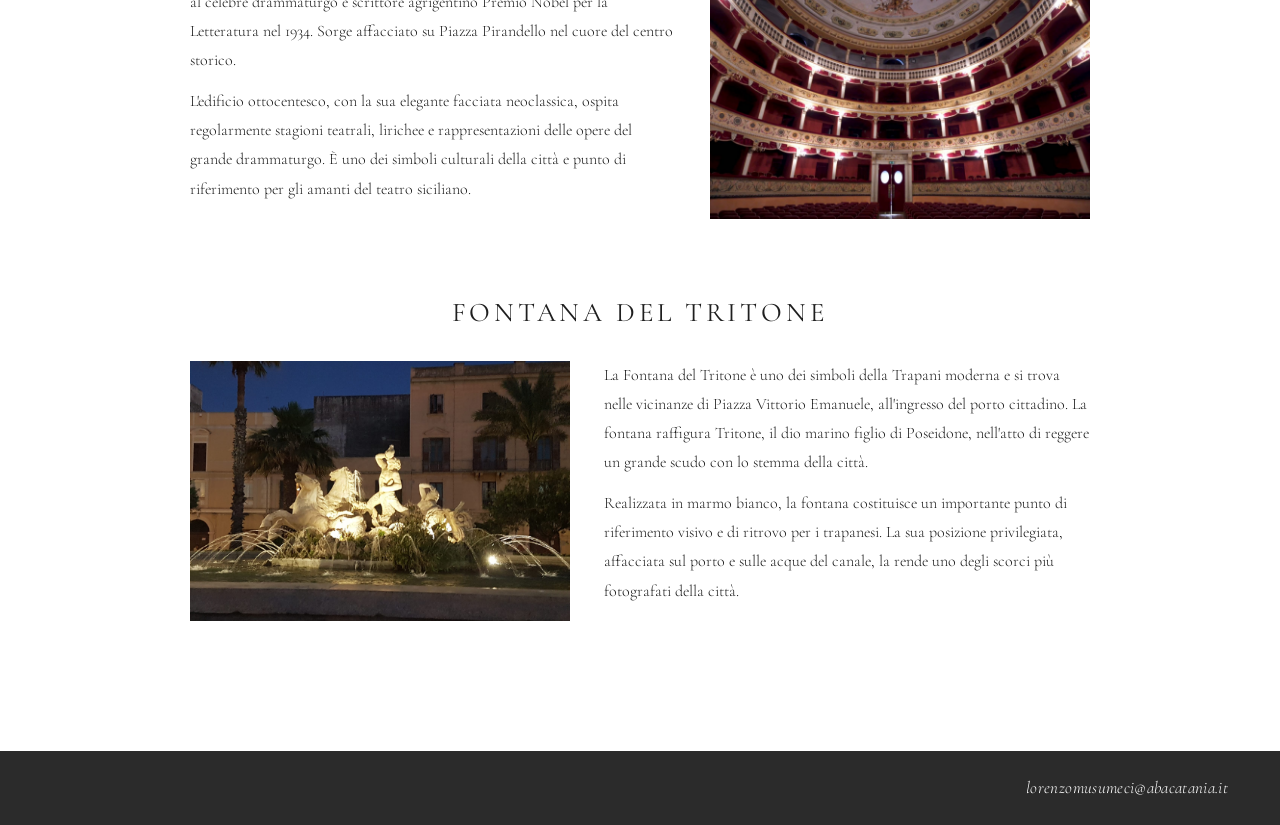
<file: attrazioni.html>
<!DOCTYPE html>
<html lang="it">
<head>
  <meta charset="UTF-8">
  <meta name="viewport" content="width=device-width, initial-scale=1.0">
  <title>Attrazioni — Piazze Siciliane</title>
  <link rel="stylesheet" href="style.css">
</head>
<body>

  <!-- ── HEADER ─────────────────────────────────────────── -->
  <header class="site-header">
    <a href="index.html" class="brand">Piazze Siciliane</a>
    <nav>
      <a href="province.html">Province</a>
      <span class="sep">-</span>
      <a href="attrazioni.html">Attrazioni</a>
    </nav>
  </header>

  <!-- ── PAGE TITLE ─────────────────────────────────────── -->
  <div class="page-heading">
    <h1>Attrazioni</h1>
  </div>

  <!-- ── ATTRACTIONS LIST ───────────────────────────────── -->
  <section class="attractions-list">

    <!-- FONTANA DELL'AMENANO — Catania -->
    <div class="attraction-block">
      <h2>Fontana dell'Amenano</h2>
      <div class="a-layout">
        <img src="img/passage-reduit.jpg" alt="Fontana dell'Amenano, Catania">
        <div class="a-text">
          <p>La fontana dell'Amenano è una fontana ubicata a Catania, sul lato sud di Piazza del Duomo, di fronte al palazzo degli Elefanti e accanto al palazzo del Seminario dei Chierici.</p>
          <p>La fontana, scolpita nel 1867 dal maestro napoletano Tito Angelini in marmo di Carrara, rappresenta il fiume Amenano come un giovane che tiene una cornucopia dalla quale fuoriesce dell'acqua che si versa in una vasca dal bordo bombato. L'acqua, tracimando da questa vasca, produce un effetto cascata che dà la sensazione di un lenzuolo. Da qui il modo di dire in siciliano <em>"acqua a linzolu"</em> per indicare la fontana.</p>
        </div>
      </div>
    </div>

    <!-- PALAZZO PRETORIO — Palermo -->
    <div class="attraction-block">
      <h2>Palazzo Pretorio</h2>
      <div class="a-layout reverse">
        <img src="img/Palermo-Palazzo-Pretorio-bjs2007-01.jpg" alt="Palazzo Pretorio, Palermo">
        <div class="a-text">
          <p>Il Palazzo Pretorio, noto anche come Palazzo delle Aquile, si trova in Piazza Pretoria, sul confine del quartiere Kalsa, vicino ai Quattro Canti. È la sede di rappresentanza del Comune di Palermo.</p>
          <p>L'edificio ha forma rettangolare, con cortile centrale. Sul portale, che dà su Piazza Pretoria, campeggia l'aquila, simbolo della città di Palermo. I quattro prospetti sono orientati secondo i punti cardinali, l'ingresso principale volge a settentrione affacciato su Piazza Pretoria e la monumentale Fontana Pretoria.</p>
        </div>
      </div>
    </div>

    <!-- CHIESA DI SANTA LUCIA ALLA BADIA — Siracusa -->
    <div class="attraction-block">
      <h2>Chiesa di Santa Lucia alla Badia</h2>
      <div class="a-layout">
        <img src="img/chiesa.jpg" alt="Chiesa di Santa Lucia alla Badia, Siracusa">
        <div class="a-text">
          <p>La chiesa di Santa Lucia alla Badia è una chiesa di Siracusa, situata in Piazza Duomo e dedicata alla Santa Patrona siracusana.</p>
          <p>All'origine sede di un monastero del XV secolo, venne interamente distrutta dal terremoto del 1693, e la ricostruzione è da attribuire alla madre badessa delle suore cistercensi tra il 1695 ed il 1703; l'architetto Luciano Caracciolo ne diresse i lavori. La chiesa custodisce il celebre dipinto di Caravaggio <em>"Seppellimento di Santa Lucia"</em>.</p>
        </div>
      </div>
    </div>

    <!-- OROLOGIO ASTRONOMICO — Messina -->
    <div class="attraction-block">
      <h2>Orologio Astronomico</h2>
      <div class="a-layout reverse">
        <img src="img/messina_duomo_2.jpg" alt="Orologio Astronomico, Messina">
        <div class="a-text">
          <p>L'orologio astronomico di Messina, parte della cattedrale della città, fu costruito dalla ditta Ungerer di Strasburgo nel 1933. È integrato nel campanile della chiesa, di cui costituisce l'elemento più caratteristico; stando ad alcune fonti, si tratterebbe del più grande orologio astronomico mai costruito, per quanto le sue componenti sono distribuite sui vari lati e diversi livelli di altezza del campanile.</p>
          <p>Alcune sono costruite sul lato del campanile che dà sulla piazza, altre si trovano sul lato rivolto verso la facciata della chiesa.</p>
        </div>
      </div>
    </div>

    <!-- DUOMO DI SAN GIORGIO — Ragusa -->
    <div class="attraction-block">
      <h2>Duomo di San Giorgio</h2>
      <div class="a-layout">
        <img src="img/duomo_ragusa.jpg" alt="Duomo di San Giorgio, Ragusa Ibla">
        <div class="a-text">
          <p>Il Duomo di San Giorgio è il principale monumento di Ragusa Ibla e uno dei capolavori del barocco siciliano. Progettato dall'architetto Rosario Gagliardi nel XVIII secolo, la chiesa sorge in cima a una scenografica scalinata che si apre sulla Piazza del Duomo.</p>
          <p>La sua facciata tripartita, con colonne che si sovrappongono verticalmente fino alla cupola neoclassica, è considerata uno degli esempi più raffinati dell'architettura sacra barocca in Sicilia. L'insieme è patrimonio UNESCO dal 2002.</p>
        </div>
      </div>
    </div>

    <!-- CHIESA DI SAN FRANCESCO D'ASSISI — Enna -->
    <div class="attraction-block">
      <h2>Chiesa di San Francesco d'Assisi</h2>
      <div class="a-layout reverse">
        <img src="img/San_Francesco_d'Assisi_dei_Conventuali_(Enna).jpg" alt="Chiesa di San Francesco d'Assisi, Enna">
        <div class="a-text">
          <p>La Chiesa di San Francesco d'Assisi è uno dei monumenti più significativi di Enna, che affaccia direttamente su Piazza Vittorio Emanuele II. L'edificio risale al XIV secolo in stile gotico, con un campanile del XVI secolo che domina la piazza.</p>
          <p>L'interno custodisce importanti opere d'arte sacra, tra cui pregevoli statue lignee processionali che vengono portate in processione durante le festività patronali. Il sagrato della chiesa è uno dei punti panoramici più suggestivi del centro storico.</p>
        </div>
      </div>
    </div>

    <!-- CATTEDRALE DI SANTA MARIA LA NOVA — Caltanissetta -->
    <div class="attraction-block">
      <h2>Cattedrale di Santa Maria la Nova</h2>
      <div class="a-layout">
        <img src="img/la nova.jpg" alt="Cattedrale di Santa Maria la Nova, Caltanissetta">
        <div class="a-text">
          <p>La Cattedrale di Santa Maria la Nova è il principale luogo di culto di Caltanissetta e domina Piazza Garibaldi con la sua imponente facciata barocca. Dedicata alla Vergine Maria e al patrono San Michele Arcangelo, la cattedrale fu costruita nella seconda metà del XVII secolo su progetto dell'architetto Natale Masuccio.</p>
          <p>L'interno a tre navate è riccamente decorato con affreschi, stucchi e opere d'arte. Particolarmente pregiato è il ciclo di dipinti nella navata centrale, opera del pittore fiammingo Guglielmo Borremans.</p>
        </div>
      </div>
    </div>

    <!-- TEATRO LUIGI PIRANDELLO — Agrigento -->
    <div class="attraction-block">
      <h2>Teatro Luigi Pirandello</h2>
      <div class="a-layout reverse">
        <img src="img/Teatro-Pirandello-1.jpg" alt="Teatro Luigi Pirandello, Agrigento">
        <div class="a-text">
          <p>Il Teatro Luigi Pirandello è il principale teatro storico di Agrigento, dedicato al celebre drammaturgo e scrittore agrigentino Premio Nobel per la Letteratura nel 1934. Sorge affacciato su Piazza Pirandello nel cuore del centro storico.</p>
          <p>L'edificio ottocentesco, con la sua elegante facciata neoclassica, ospita regolarmente stagioni teatrali, lirichee e rappresentazioni delle opere del grande drammaturgo. È uno dei simboli culturali della città e punto di riferimento per gli amanti del teatro siciliano.</p>
        </div>
      </div>
    </div>

    <!-- FONTANA DEL TRITONE — Trapani -->
    <div class="attraction-block">
      <h2>Fontana del Tritone</h2>
      <div class="a-layout">
        <img src="img/tritone.jpg" alt="Fontana del Tritone, Trapani">
        <div class="a-text">
          <p>La Fontana del Tritone è uno dei simboli della Trapani moderna e si trova nelle vicinanze di Piazza Vittorio Emanuele, all'ingresso del porto cittadino. La fontana raffigura Tritone, il dio marino figlio di Poseidone, nell'atto di reggere un grande scudo con lo stemma della città.</p>
          <p>Realizzata in marmo bianco, la fontana costituisce un importante punto di riferimento visivo e di ritrovo per i trapanesi. La sua posizione privilegiata, affacciata sul porto e sulle acque del canale, la rende uno degli scorci più fotografati della città.</p>
        </div>
      </div>
    </div>

  </section>

  <!-- ── FOOTER ─────────────────────────────────────────── -->

  <!-- ── FOOTER ─────────────────────────────────────────── -->
  <footer class="site-footer">
    <a href="&#109;&#97;&#105;&#108;&#116;&#111;&#58;&#108;&#111;&#114;&#101;&#110;&#122;&#111;&#109;&#117;&#115;&#117;&#109;&#101;&#99;&#105;&#64;&#97;&#98;&#97;&#99;&#97;&#116;&#97;&#110;&#105;&#97;&#46;&#105;&#116;">&#108;&#111;&#114;&#101;&#110;&#122;&#111;&#109;&#117;&#115;&#117;&#109;&#101;&#99;&#105;&#64;&#97;&#98;&#97;&#99;&#97;&#116;&#97;&#110;&#105;&#97;&#46;&#105;&#116;</a>
  </footer>

</body>
</html>
</file>
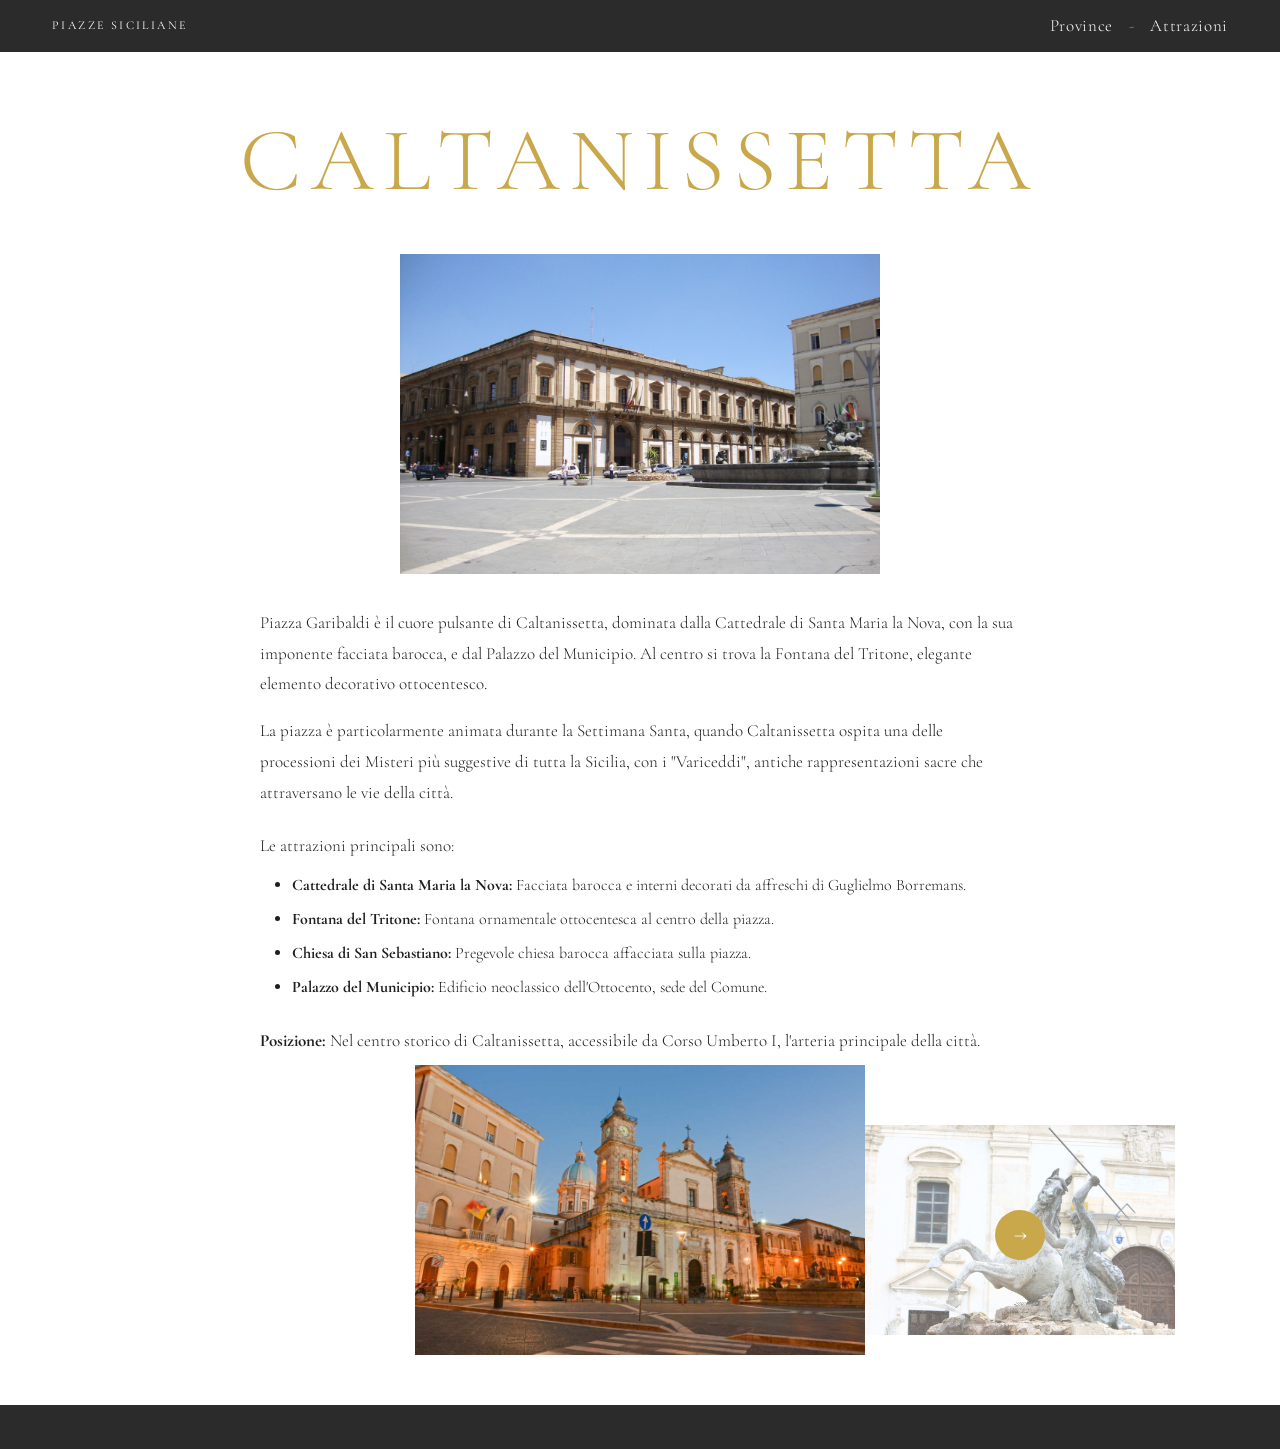
<file: caltanissetta.html>
<!DOCTYPE html>
<html lang="it">
<head>
  <meta charset="UTF-8">
  <meta name="viewport" content="width=device-width, initial-scale=1.0">
  <title>Caltanissetta — Piazze Siciliane</title>
  <style>

@import url('https://fonts.googleapis.com/css2?family=Cormorant+Garamond:ital,wght@0,300;0,400;0,500;0,600;1,300;1,400;1,600&display=swap');

/* ── Reset ──────────────────────────────────────────────── */
*, *::before, *::after { box-sizing: border-box; margin: 0; padding: 0; }
html { scroll-behavior: smooth; }

:root {
  --gold:  #C9A84C;
  --dark:  #2B2B2B;
  --white: #FFFFFF;
  --text:  #1E1E1E;
  --light-border: #E8E8E8;
}

body {
  font-family: 'Cormorant Garamond', serif;
  background: var(--white);
  color: var(--text);
  font-size: 18px;
  line-height: 1.78;
}

/* ── HEADER ─────────────────────────────────────────────── */
.site-header {
  background-color: var(--dark);
  display: flex;
  align-items: center;
  justify-content: space-between;
  padding: 0 52px;
  height: 52px;
  position: sticky;
  top: 0;
  z-index: 999;
}
.site-header .brand {
  font-size: 12px; letter-spacing: 0.2em; text-transform: uppercase;
  color: #fff; text-decoration: none; font-weight: 400;
}
.site-header nav { display: flex; align-items: center; gap: 16px; }
.site-header nav a {
  color: #fff; text-decoration: none; font-size: 17px;
  font-weight: 300; letter-spacing: 0.04em; transition: color 0.2s;
}
.site-header nav a:hover { color: var(--gold); }
.site-header nav .sep { color: rgba(255,255,255,0.45); font-size: 17px; font-weight: 300; }

/* ── FOOTER ─────────────────────────────────────────────── */
.site-footer {
  background-color: var(--dark);
  display: flex; align-items: center; justify-content: flex-end;
  padding: 22px 52px;
}
.site-footer a {
  color: #fff; text-decoration: none; font-size: 17px;
  font-weight: 300; font-style: italic; letter-spacing: 0.02em;
}

/* ── PAGE HEADINGS ──────────────────────────────────────── */
.page-heading { text-align: center; padding: 68px 20px 16px; }
.page-heading h1 {
  font-size: clamp(60px, 9.5vw, 128px); font-weight: 300;
  color: var(--gold); letter-spacing: 0.09em; line-height: 1; text-transform: uppercase;
}
.sub-heading { text-align: center; padding: 64px 20px 16px; }
.sub-heading h1 {
  font-size: clamp(48px, 7vw, 96px); font-weight: 300;
  color: var(--gold); letter-spacing: 0.1em; line-height: 1; text-transform: uppercase;
}

/* ══════════════════════════════════════════════════════════
   CSS-ONLY CAROUSEL — come funziona
   ─────────────────────────────────────────────────────────
   Ogni carousel contiene:
     • <input type="radio"> nascosti (uno per immagine)
     • <div class="c-slides"> con le slide
     • <div class="btn-grp"> con le <label> come frecce

   Quando un radio è :checked, il selettore  ~  applica
   le posizioni corrette alle .c-slide corrispondenti
   e mostra i bottoni giusti (pN = prev, nN = next).

   AGGIUNGERE UN'IMMAGINE (es. 6a immagine a catania):
   1) Aggiungi <input type="radio" name="cat" id="cat-6">
   2) Aggiungi <div class="c-slide s6"><img ...></div>
   3) Aggiungi bottoni: <label class="c-btn c-btn-prev p6" for="cat-5">
                         <label class="c-btn c-btn-next n5" for="cat-6">
      (togli il vecchio n5 che puntava a niente)
   Le regole CSS per stato 6 small sono già scritte qui sotto.
   ══════════════════════════════════════════════════════════ */

/* Radio inputs: invisibili ma funzionali */
.carousel-wrap input[type="radio"] {
  position: absolute; opacity: 0; width: 0; height: 0; pointer-events: none;
}

/* Wrapper */
.carousel-wrap { position: relative; width: 100%; overflow: hidden; }

/* Slide container e slide */
.carousel-wrap .c-slides { position: relative; width: 100%; height: 100%; }
.carousel-wrap .c-slide {
  position: absolute;
  opacity: 0;
  pointer-events: none;
  overflow: hidden;
  transition: opacity 0.4s ease, width 0.4s ease, height 0.4s ease,
              left 0.4s ease, top 0.4s ease;
}
.carousel-wrap .c-slide img { width: 100%; height: 100%; object-fit: cover; display: block; }

/* Bottoni (label) */
.carousel-wrap .btn-grp {
  position: absolute; inset: 0; pointer-events: none; z-index: 10;
}
.carousel-wrap .btn-grp .c-btn {
  display: none;
  pointer-events: auto;
  position: absolute;
  top: 50%; transform: translateY(-50%);
  width: 50px; height: 50px; border-radius: 50%;
  background-color: var(--gold); border: none; cursor: pointer;
  align-items: center; justify-content: center;
  color: white; font-size: 20px; font-family: inherit;
  line-height: 1; user-select: none; transition: background-color 0.2s;
  text-decoration: none;
}
.carousel-wrap .btn-grp .c-btn:hover { background-color: #a8883a; }

/* ════════════════════════════════════════════════════════
   CAROUSEL HERO (homepage)  —  fino a 8 immagini
   Corrente: 730×480   centrata, top 0
   Laterali: 480×310   top 85px
   Prev button: centro slide sinistra → left: calc(50% - 630px)
   Next button: centro slide destra   → left: calc(50% + 580px)
   ════════════════════════════════════════════════════════ */

.carousel-hero { height: 500px; }

.carousel-hero .btn-grp .c-btn-prev { left: calc(50% - 630px); }
.carousel-hero .btn-grp .c-btn-next { left: calc(50% + 580px); }

/* Stato 1 */
#h1:checked ~ .c-slides .s1 { opacity:1; pointer-events:auto; z-index:3; width:730px; height:480px; left:calc(50% - 365px); top:0; }
#h1:checked ~ .c-slides .s8 { opacity:0.65; pointer-events:auto; z-index:2; width:480px; height:310px; left:calc(50% - 845px); top:85px; }
#h1:checked ~ .c-slides .s2 { opacity:0.65; pointer-events:auto; z-index:2; width:480px; height:310px; left:calc(50% + 365px); top:85px; }
#h1:checked ~ .btn-grp .p1 { display:flex; }
#h1:checked ~ .btn-grp .n1 { display:flex; }

/* Stato 2 */
#h2:checked ~ .c-slides .s2 { opacity:1; pointer-events:auto; z-index:3; width:730px; height:480px; left:calc(50% - 365px); top:0; }
#h2:checked ~ .c-slides .s1 { opacity:0.65; pointer-events:auto; z-index:2; width:480px; height:310px; left:calc(50% - 845px); top:85px; }
#h2:checked ~ .c-slides .s3 { opacity:0.65; pointer-events:auto; z-index:2; width:480px; height:310px; left:calc(50% + 365px); top:85px; }
#h2:checked ~ .btn-grp .p2 { display:flex; }
#h2:checked ~ .btn-grp .n2 { display:flex; }

/* Stato 3 */
#h3:checked ~ .c-slides .s3 { opacity:1; pointer-events:auto; z-index:3; width:730px; height:480px; left:calc(50% - 365px); top:0; }
#h3:checked ~ .c-slides .s2 { opacity:0.65; pointer-events:auto; z-index:2; width:480px; height:310px; left:calc(50% - 845px); top:85px; }
#h3:checked ~ .c-slides .s4 { opacity:0.65; pointer-events:auto; z-index:2; width:480px; height:310px; left:calc(50% + 365px); top:85px; }
#h3:checked ~ .btn-grp .p3 { display:flex; }
#h3:checked ~ .btn-grp .n3 { display:flex; }

/* Stato 4 */
#h4:checked ~ .c-slides .s4 { opacity:1; pointer-events:auto; z-index:3; width:730px; height:480px; left:calc(50% - 365px); top:0; }
#h4:checked ~ .c-slides .s3 { opacity:0.65; pointer-events:auto; z-index:2; width:480px; height:310px; left:calc(50% - 845px); top:85px; }
#h4:checked ~ .c-slides .s5 { opacity:0.65; pointer-events:auto; z-index:2; width:480px; height:310px; left:calc(50% + 365px); top:85px; }
#h4:checked ~ .btn-grp .p4 { display:flex; }
#h4:checked ~ .btn-grp .n4 { display:flex; }

/* Stato 5 */
#h5:checked ~ .c-slides .s5 { opacity:1; pointer-events:auto; z-index:3; width:730px; height:480px; left:calc(50% - 365px); top:0; }
#h5:checked ~ .c-slides .s4 { opacity:0.65; pointer-events:auto; z-index:2; width:480px; height:310px; left:calc(50% - 845px); top:85px; }
#h5:checked ~ .c-slides .s6 { opacity:0.65; pointer-events:auto; z-index:2; width:480px; height:310px; left:calc(50% + 365px); top:85px; }
#h5:checked ~ .btn-grp .p5 { display:flex; }
#h5:checked ~ .btn-grp .n5 { display:flex; }

/* Stato 6 */
#h6:checked ~ .c-slides .s6 { opacity:1; pointer-events:auto; z-index:3; width:730px; height:480px; left:calc(50% - 365px); top:0; }
#h6:checked ~ .c-slides .s5 { opacity:0.65; pointer-events:auto; z-index:2; width:480px; height:310px; left:calc(50% - 845px); top:85px; }
#h6:checked ~ .c-slides .s7 { opacity:0.65; pointer-events:auto; z-index:2; width:480px; height:310px; left:calc(50% + 365px); top:85px; }
#h6:checked ~ .btn-grp .p6 { display:flex; }
#h6:checked ~ .btn-grp .n6 { display:flex; }

/* Stato 7 */
#h7:checked ~ .c-slides .s7 { opacity:1; pointer-events:auto; z-index:3; width:730px; height:480px; left:calc(50% - 365px); top:0; }
#h7:checked ~ .c-slides .s6 { opacity:0.65; pointer-events:auto; z-index:2; width:480px; height:310px; left:calc(50% - 845px); top:85px; }
#h7:checked ~ .c-slides .s8 { opacity:0.65; pointer-events:auto; z-index:2; width:480px; height:310px; left:calc(50% + 365px); top:85px; }
#h7:checked ~ .btn-grp .p7 { display:flex; }
#h7:checked ~ .btn-grp .n7 { display:flex; }

/* Stato 8 */
#h8:checked ~ .c-slides .s8 { opacity:1; pointer-events:auto; z-index:3; width:730px; height:480px; left:calc(50% - 365px); top:0; }
#h8:checked ~ .c-slides .s7 { opacity:0.65; pointer-events:auto; z-index:2; width:480px; height:310px; left:calc(50% - 845px); top:85px; }
#h8:checked ~ .c-slides .s1 { opacity:0.65; pointer-events:auto; z-index:2; width:480px; height:310px; left:calc(50% + 365px); top:85px; }
#h8:checked ~ .btn-grp .p8 { display:flex; }
#h8:checked ~ .btn-grp .n8 { display:flex; }

/* ════════════════════════════════════════════════════════
   CAROUSEL SMALL (pagine provincia)  —  fino a 6 immagini
   CSS GENERICO: funziona su qualsiasi .carousel-small
   usando input:nth-of-type(N) e .c-slide:nth-child(N)

   Corrente: 450×290   centrata, top 0
   Laterali: 310×210   top 60px
   Prev button → left: calc(50% - 405px)
   Next button → left: calc(50% + 355px)
   ════════════════════════════════════════════════════════ */

.carousel-small { height: 340px; }

.carousel-small .btn-grp .c-btn-prev { left: calc(50% - 405px); }
.carousel-small .btn-grp .c-btn-next { left: calc(50% + 355px); }

/* Stato 1: corrente=1, nessun prev, next=2 */
.carousel-small > input:nth-of-type(1):checked ~ .c-slides .c-slide:nth-child(1)
  { opacity:1; pointer-events:auto; z-index:3; width:450px; height:290px; left:calc(50% - 225px); top:0; }
.carousel-small > input:nth-of-type(1):checked ~ .c-slides .c-slide:nth-child(2)
  { opacity:0.65; pointer-events:auto; z-index:2; width:310px; height:210px; left:calc(50% + 225px); top:60px; }
.carousel-small > input:nth-of-type(1):checked ~ .btn-grp .n1 { display:flex; }

/* Stato 2: corrente=2, prev=1, next=3 */
.carousel-small > input:nth-of-type(2):checked ~ .c-slides .c-slide:nth-child(2)
  { opacity:1; pointer-events:auto; z-index:3; width:450px; height:290px; left:calc(50% - 225px); top:0; }
.carousel-small > input:nth-of-type(2):checked ~ .c-slides .c-slide:nth-child(1)
  { opacity:0.65; pointer-events:auto; z-index:2; width:310px; height:210px; left:calc(50% - 535px); top:60px; }
.carousel-small > input:nth-of-type(2):checked ~ .c-slides .c-slide:nth-child(3)
  { opacity:0.65; pointer-events:auto; z-index:2; width:310px; height:210px; left:calc(50% + 225px); top:60px; }
.carousel-small > input:nth-of-type(2):checked ~ .btn-grp .p2 { display:flex; }
.carousel-small > input:nth-of-type(2):checked ~ .btn-grp .n2 { display:flex; }

/* Stato 3 */
.carousel-small > input:nth-of-type(3):checked ~ .c-slides .c-slide:nth-child(3)
  { opacity:1; pointer-events:auto; z-index:3; width:450px; height:290px; left:calc(50% - 225px); top:0; }
.carousel-small > input:nth-of-type(3):checked ~ .c-slides .c-slide:nth-child(2)
  { opacity:0.65; pointer-events:auto; z-index:2; width:310px; height:210px; left:calc(50% - 535px); top:60px; }
.carousel-small > input:nth-of-type(3):checked ~ .c-slides .c-slide:nth-child(4)
  { opacity:0.65; pointer-events:auto; z-index:2; width:310px; height:210px; left:calc(50% + 225px); top:60px; }
.carousel-small > input:nth-of-type(3):checked ~ .btn-grp .p3 { display:flex; }
.carousel-small > input:nth-of-type(3):checked ~ .btn-grp .n3 { display:flex; }

/* Stato 4 */
.carousel-small > input:nth-of-type(4):checked ~ .c-slides .c-slide:nth-child(4)
  { opacity:1; pointer-events:auto; z-index:3; width:450px; height:290px; left:calc(50% - 225px); top:0; }
.carousel-small > input:nth-of-type(4):checked ~ .c-slides .c-slide:nth-child(3)
  { opacity:0.65; pointer-events:auto; z-index:2; width:310px; height:210px; left:calc(50% - 535px); top:60px; }
.carousel-small > input:nth-of-type(4):checked ~ .c-slides .c-slide:nth-child(5)
  { opacity:0.65; pointer-events:auto; z-index:2; width:310px; height:210px; left:calc(50% + 225px); top:60px; }
.carousel-small > input:nth-of-type(4):checked ~ .btn-grp .p4 { display:flex; }
.carousel-small > input:nth-of-type(4):checked ~ .btn-grp .n4 { display:flex; }

/* Stato 5 */
.carousel-small > input:nth-of-type(5):checked ~ .c-slides .c-slide:nth-child(5)
  { opacity:1; pointer-events:auto; z-index:3; width:450px; height:290px; left:calc(50% - 225px); top:0; }
.carousel-small > input:nth-of-type(5):checked ~ .c-slides .c-slide:nth-child(4)
  { opacity:0.65; pointer-events:auto; z-index:2; width:310px; height:210px; left:calc(50% - 535px); top:60px; }
.carousel-small > input:nth-of-type(5):checked ~ .c-slides .c-slide:nth-child(6)
  { opacity:0.65; pointer-events:auto; z-index:2; width:310px; height:210px; left:calc(50% + 225px); top:60px; }
.carousel-small > input:nth-of-type(5):checked ~ .btn-grp .p5 { display:flex; }
.carousel-small > input:nth-of-type(5):checked ~ .btn-grp .n5 { display:flex; }

/* Stato 6 (ultimo supportato: nessun next) */
.carousel-small > input:nth-of-type(6):checked ~ .c-slides .c-slide:nth-child(6)
  { opacity:1; pointer-events:auto; z-index:3; width:450px; height:290px; left:calc(50% - 225px); top:0; }
.carousel-small > input:nth-of-type(6):checked ~ .c-slides .c-slide:nth-child(5)
  { opacity:0.65; pointer-events:auto; z-index:2; width:310px; height:210px; left:calc(50% - 535px); top:60px; }
.carousel-small > input:nth-of-type(6):checked ~ .btn-grp .p6 { display:flex; }

/* ════════════════════════════════════════════════════════
   PROVINCE LIST PAGE
   ════════════════════════════════════════════════════════ */
.province-list { max-width: 980px; margin: 0 auto; padding: 20px 40px 60px; }
.province-block { margin-bottom: 70px; }
.province-block h2 {
  text-align: center; font-size: 32px; font-weight: 400;
  letter-spacing: 0.14em; text-transform: uppercase; margin-bottom: 24px;
}
.province-block .p-layout { display: flex; gap: 36px; align-items: flex-start; }
.province-block .p-layout.reverse { flex-direction: row-reverse; }
.province-block .p-layout img { width: 390px; height: 268px; object-fit: cover; flex-shrink: 0; display: block; }
.province-block .p-text { font-size: 17px; font-weight: 300; line-height: 1.8; }
.province-block .p-text p + p { margin-top: 14px; }
.province-block .p-link {
  display: inline-block; margin-top: 14px; font-size: 13px;
  letter-spacing: 0.12em; text-transform: uppercase; color: var(--gold);
  text-decoration: none; border-bottom: 1px solid var(--gold);
  padding-bottom: 2px; transition: opacity 0.2s;
}
.province-block .p-link:hover { opacity: 0.7; }
.province-divider { border: none; border-top: 1px solid var(--light-border); margin: 0 0 70px 0; }

/* ════════════════════════════════════════════════════════
   PROVINCE DETAIL PAGE
   ════════════════════════════════════════════════════════ */
.detail-wrap { max-width: 840px; margin: 0 auto; padding: 32px 40px 0; }
.detail-main-img { display: block; width: 480px; height: 320px; object-fit: cover; margin: 0 auto 34px; }
.detail-body { font-size: 17px; font-weight: 300; line-height: 1.82; margin-bottom: 22px; }
.detail-body p + p { margin-top: 16px; }
.detail-attractions-label { font-size: 17px; font-weight: 300; margin-bottom: 10px; }
.detail-list { list-style: disc; padding-left: 32px; margin-bottom: 24px; }
.detail-list li { font-size: 16px; font-weight: 300; line-height: 1.8; margin-bottom: 5px; }
.detail-position { font-size: 17px; font-weight: 300; line-height: 1.82; margin-bottom: 8px; }

/* ════════════════════════════════════════════════════════
   ATTRACTIONS LIST PAGE
   ════════════════════════════════════════════════════════ */
.attractions-list { max-width: 980px; margin: 0 auto; padding: 20px 40px 60px; }
.attraction-block { margin-bottom: 70px; }
.attraction-block h2 {
  text-align: center; font-size: 27px; font-weight: 400;
  letter-spacing: 0.14em; text-transform: uppercase; margin-bottom: 24px;
}
.attraction-block .a-layout { display: flex; gap: 34px; align-items: flex-start; }
.attraction-block .a-layout.reverse { flex-direction: row-reverse; }
.attraction-block .a-layout img { width: 380px; height: 260px; object-fit: cover; flex-shrink: 0; display: block; }
.attraction-block .a-text { font-size: 16px; font-weight: 300; line-height: 1.82; }
.attraction-block .a-text p + p { margin-top: 12px; }

/* ════════════════════════════════════════════════════════
   RESPONSIVE
   ════════════════════════════════════════════════════════ */
@media (max-width: 860px) {
  .site-header { padding: 0 24px; }
  .site-footer  { padding: 18px 24px; }
  .province-block .p-layout, .province-block .p-layout.reverse,
  .attraction-block .a-layout, .attraction-block .a-layout.reverse { flex-direction: column; }
  .province-block .p-layout img, .attraction-block .a-layout img { width: 100%; height: auto; max-height: 260px; }
  .province-list, .attractions-list, .detail-wrap { padding-left: 20px; padding-right: 20px; }
  .detail-main-img { width: 100%; height: 220px; }

  /* Hero mobile: solo slide corrente */
  .carousel-hero { height: 260px; }
  .carousel-hero .c-slide { width:88vw!important; height:240px!important; left:6vw!important; top:10px!important; opacity:0!important; }
  #h1:checked ~ .c-slides .s1,#h2:checked ~ .c-slides .s2,#h3:checked ~ .c-slides .s3,
  #h4:checked ~ .c-slides .s4,#h5:checked ~ .c-slides .s5,#h6:checked ~ .c-slides .s6,
  #h7:checked ~ .c-slides .s7,#h8:checked ~ .c-slides .s8 { opacity:1!important; z-index:3; }
  .carousel-hero .btn-grp .c-btn-prev { left:10px; }
  .carousel-hero .btn-grp .c-btn-next { left:auto; right:10px; }

  /* Small mobile: solo slide corrente */
  .carousel-small { height: 220px; }
  .carousel-small .c-slide { width:80vw!important; height:200px!important; left:10vw!important; top:10px!important; opacity:0!important; }
  .carousel-small > input:nth-of-type(1):checked ~ .c-slides .c-slide:nth-child(1),
  .carousel-small > input:nth-of-type(2):checked ~ .c-slides .c-slide:nth-child(2),
  .carousel-small > input:nth-of-type(3):checked ~ .c-slides .c-slide:nth-child(3),
  .carousel-small > input:nth-of-type(4):checked ~ .c-slides .c-slide:nth-child(4),
  .carousel-small > input:nth-of-type(5):checked ~ .c-slides .c-slide:nth-child(5),
  .carousel-small > input:nth-of-type(6):checked ~ .c-slides .c-slide:nth-child(6) { opacity:1!important; z-index:3; }
  .carousel-small .btn-grp .c-btn-prev { left:10px; }
  .carousel-small .btn-grp .c-btn-next { left:auto; right:10px; }
}
  </style>
</head>
<body>

  <header class="site-header">
    <a href="index.html" class="brand">Piazze Siciliane</a>
    <nav><a href="province.html">Province</a><span class="sep">-</span><a href="attrazioni.html">Attrazioni</a></nav>
  </header>

  <div class="sub-heading"><h1>Caltanissetta</h1></div>

  <div class="detail-wrap">
    <img class="detail-main-img" src="img/Piazza-a-Caltanissetta-Piazza-Garibaldi-2.jpg" alt="Piazza Garibaldi, Caltanissetta">
    <div class="detail-body">
      <p>Piazza Garibaldi è il cuore pulsante di Caltanissetta, dominata dalla Cattedrale di Santa Maria la Nova, con la sua imponente facciata barocca, e dal Palazzo del Municipio. Al centro si trova la Fontana del Tritone, elegante elemento decorativo ottocentesco.</p>
      <p>La piazza è particolarmente animata durante la Settimana Santa, quando Caltanissetta ospita una delle processioni dei Misteri più suggestive di tutta la Sicilia, con i "Variceddi", antiche rappresentazioni sacre che attraversano le vie della città.</p>
    </div>
    <p class="detail-attractions-label">Le attrazioni principali sono:</p>
    <ul class="detail-list">
      <li><strong>Cattedrale di Santa Maria la Nova:</strong> Facciata barocca e interni decorati da affreschi di Guglielmo Borremans.</li>
      <li><strong>Fontana del Tritone:</strong> Fontana ornamentale ottocentesca al centro della piazza.</li>
      <li><strong>Chiesa di San Sebastiano:</strong> Pregevole chiesa barocca affacciata sulla piazza.</li>
      <li><strong>Palazzo del Municipio:</strong> Edificio neoclassico dell'Ottocento, sede del Comune.</li>
    </ul>
    <p class="detail-position"><strong>Posizione:</strong> Nel centro storico di Caltanissetta, accessibile da Corso Umberto I, l'arteria principale della città.</p>
  </div>

  <div class="carousel-wrap carousel-small">

    <input type="radio" name="nis" id="nis-1" checked>
    <input type="radio" name="nis" id="nis-2">
    <input type="radio" name="nis" id="nis-3">
    <input type="radio" name="nis" id="nis-4">

    <div class="c-slides">
      <div class="c-slide s1"><img src="img/la nova.jpg"  alt="Cattedrale Santa Maria la Nova"></div>
      <div class="c-slide s2"><img src="img/Monumento-a-Caltanissetta-Fontana-Tritone.jpg"     alt="Fontana del Tritone"></div>
      <div class="c-slide s3"><img src="img/san_sebastiano.webp"     alt="Chiesa di San Sebastiano"></div>
      <div class="c-slide s4"><img src="img/Museo-a-Caltanissetta-Palazzo-del-Carmine.jpg"   alt="Palazzo del Municipio"></div>
    </div>

    <div class="btn-grp">
      <label class="c-btn c-btn-prev p2" for="nis-1">&#8592;</label>
      <label class="c-btn c-btn-prev p3" for="nis-2">&#8592;</label>
      <label class="c-btn c-btn-prev p4" for="nis-3">&#8592;</label>
      <label class="c-btn c-btn-next n1" for="nis-2">&#8594;</label>
      <label class="c-btn c-btn-next n2" for="nis-3">&#8594;</label>
      <label class="c-btn c-btn-next n3" for="nis-4">&#8594;</label>
    </div>

  </div>

  <footer class="site-footer">
    <a href="/cdn-cgi/l/email-protection#54383b26313a2e3b392127213931373d14353635373520353a3d357a3d20"><span class
</file>
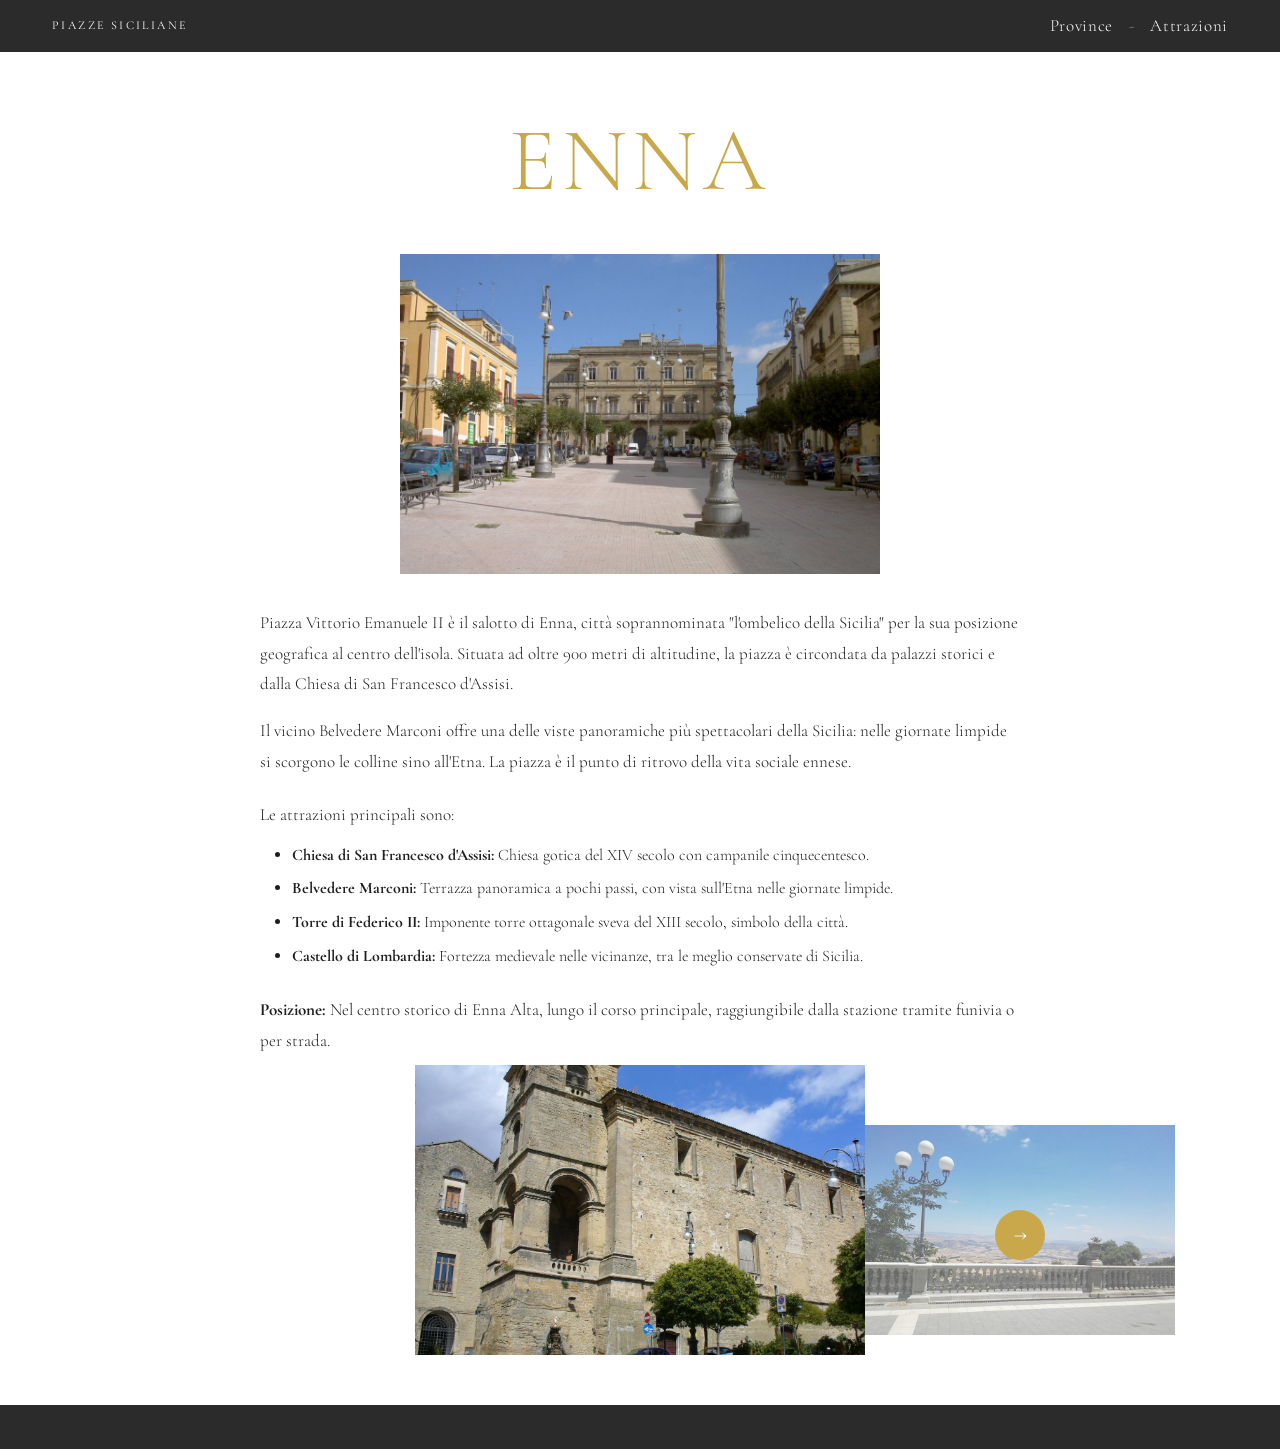
<file: enna.html>
<!DOCTYPE html>
<html lang="it">
<head>
  <meta charset="UTF-8">
  <meta name="viewport" content="width=device-width, initial-scale=1.0">
  <title>Enna — Piazze Siciliane</title>
  <link rel="stylesheet" href="style.css">
</head>
<body>

  <header class="site-header">
    <a href="index.html" class="brand">Piazze Siciliane</a>
    <nav><a href="province.html">Province</a><span class="sep">-</span><a href="attrazioni.html">Attrazioni</a></nav>
  </header>

  <div class="sub-heading"><h1>Enna</h1></div>

  <div class="detail-wrap">
    <img class="detail-main-img" src="img/Piazza-a-Enna-Piazza-Vittorio-Emanuele.jpg" alt="Piazza Vittorio Emanuele II, Enna">
    <div class="detail-body">
      <p>Piazza Vittorio Emanuele II è il salotto di Enna, città soprannominata "l'ombelico della Sicilia" per la sua posizione geografica al centro dell'isola. Situata ad oltre 900 metri di altitudine, la piazza è circondata da palazzi storici e dalla Chiesa di San Francesco d'Assisi.</p>
      <p>Il vicino Belvedere Marconi offre una delle viste panoramiche più spettacolari della Sicilia: nelle giornate limpide si scorgono le colline sino all'Etna. La piazza è il punto di ritrovo della vita sociale ennese.</p>
    </div>
    <p class="detail-attractions-label">Le attrazioni principali sono:</p>
    <ul class="detail-list">
      <li><strong>Chiesa di San Francesco d'Assisi:</strong> Chiesa gotica del XIV secolo con campanile cinquecentesco.</li>
      <li><strong>Belvedere Marconi:</strong> Terrazza panoramica a pochi passi, con vista sull'Etna nelle giornate limpide.</li>
      <li><strong>Torre di Federico II:</strong> Imponente torre ottagonale sveva del XIII secolo, simbolo della città.</li>
      <li><strong>Castello di Lombardia:</strong> Fortezza medievale nelle vicinanze, tra le meglio conservate di Sicilia.</li>
    </ul>
    <p class="detail-position"><strong>Posizione:</strong> Nel centro storico di Enna Alta, lungo il corso principale, raggiungibile dalla stazione tramite funivia o per strada.</p>
  </div>

  <div class="carousel-wrap carousel-small">

    <input type="radio" name="enn" id="enn-1" checked>
    <input type="radio" name="enn" id="enn-2">
    <input type="radio" name="enn" id="enn-3">
    <input type="radio" name="enn" id="enn-4">

    <div class="c-slides">
      <div class="c-slide s1"><img src="img/San_Francesco_d'Assisi_dei_Conventuali_(Enna) (1).jpg"    alt="Chiesa di San Francesco"></div>
      <div class="c-slide s2"><img src="img/belvedere-di-enna4.jpg"        alt="Belvedere Marconi"></div>
      <div class="c-slide s3"><img src="img/federico 2.jpg"   alt="Torre di Federico II"></div>
      <div class="c-slide s4"><img src="img/enna.jpg" alt="Castello di Lombardia"></div>
    </div>

    <div class="btn-grp">
      <label class="c-btn c-btn-prev p2" for="enn-1">&#8592;</label>
      <label class="c-btn c-btn-prev p3" for="enn-2">&#8592;</label>
      <label class="c-btn c-btn-prev p4" for="enn-3">&#8592;</label>
      <label class="c-btn c-btn-next n1" for="enn-2">&#8594;</label>
      <label class="c-btn c-btn-next n2" for="enn-3">&#8594;</label>
      <label class="c-btn c-btn-next n3" for="enn-4">&#8594;</label>
    </div>

  </div>

  <footer class="site-footer">
    <a href="/cdn-cgi/l/email-protection#076b687562697d686a7274726a62646e4766656664667366696e66296e73"><span class="_
</file>
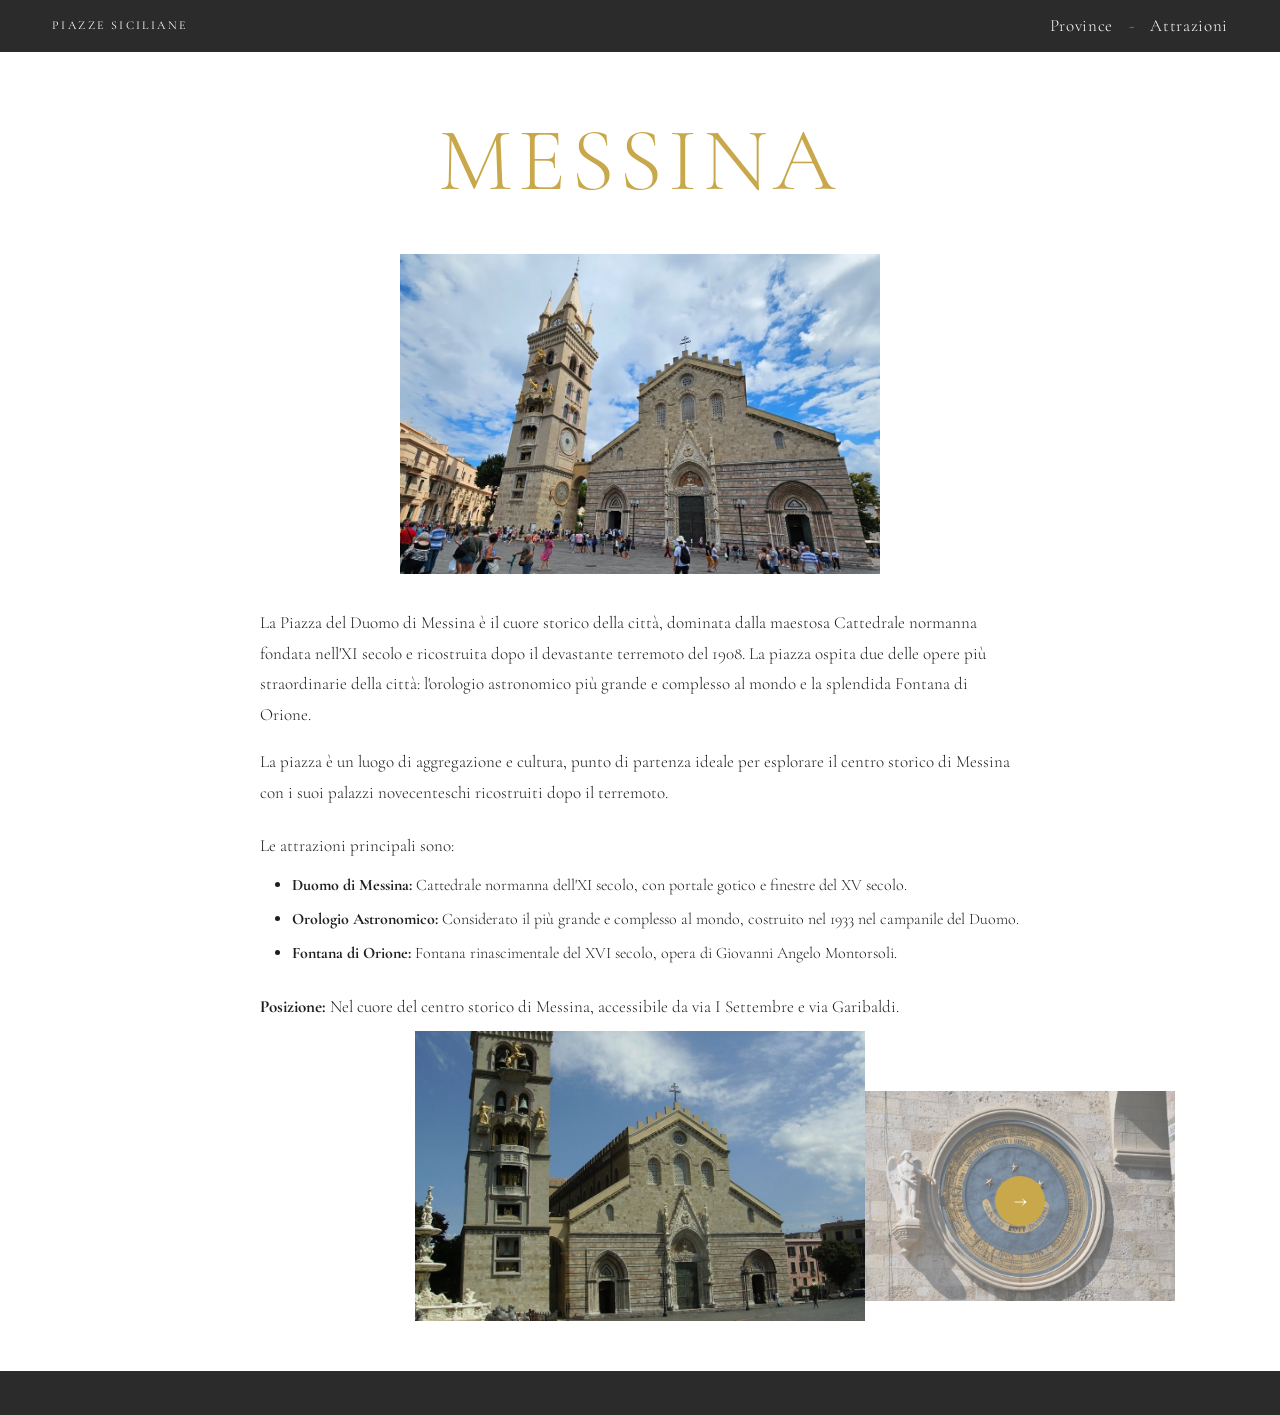
<file: messina.html>
<!DOCTYPE html>
<html lang="it">
<head>
  <meta charset="UTF-8">
  <meta name="viewport" content="width=device-width, initial-scale=1.0">
  <title>Messina — Piazze Siciliane</title>
  <link rel="stylesheet" href="style.css">
</head>
<body>

  <header class="site-header">
    <a href="index.html" class="brand">Piazze Siciliane</a>
    <nav><a href="province.html">Province</a><span class="sep">-</span><a href="attrazioni.html">Attrazioni</a></nav>
  </header>

  <div class="sub-heading"><h1>Messina</h1></div>

  <div class="detail-wrap">
    <img class="detail-main-img" src="img/PiazzaMessina.jpg" alt="Piazza del Duomo, Messina">
    <div class="detail-body">
      <p>La Piazza del Duomo di Messina è il cuore storico della città, dominata dalla maestosa Cattedrale normanna fondata nell'XI secolo e ricostruita dopo il devastante terremoto del 1908. La piazza ospita due delle opere più straordinarie della città: l'orologio astronomico più grande e complesso al mondo e la splendida Fontana di Orione.</p>
      <p>La piazza è un luogo di aggregazione e cultura, punto di partenza ideale per esplorare il centro storico di Messina con i suoi palazzi novecenteschi ricostruiti dopo il terremoto.</p>
    </div>
    <p class="detail-attractions-label">Le attrazioni principali sono:</p>
    <ul class="detail-list">
      <li><strong>Duomo di Messina:</strong> Cattedrale normanna dell'XI secolo, con portale gotico e finestre del XV secolo.</li>
      <li><strong>Orologio Astronomico:</strong> Considerato il più grande e complesso al mondo, costruito nel 1933 nel campanile del Duomo.</li>
      <li><strong>Fontana di Orione:</strong> Fontana rinascimentale del XVI secolo, opera di Giovanni Angelo Montorsoli.</li>
    </ul>
    <p class="detail-position"><strong>Posizione:</strong> Nel cuore del centro storico di Messina, accessibile da via I Settembre e via Garibaldi.</p>
  </div>

  <div class="carousel-wrap carousel-small">

    <input type="radio" name="mes" id="mes-1" checked>
    <input type="radio" name="mes" id="mes-2">
    <input type="radio" name="mes" id="mes-3">

    <div class="c-slides">
      <div class="c-slide s1"><img src="img/messina_duomo_2.jpg" alt="Duomo di Messina"></div>
      <div class="c-slide s2"><img src="img/Orologio-astronomico.jpg"       alt="Orologio Astronomico"></div>
      <div class="c-slide s3"><img src="img/fontana-di-orione.jpg" alt="Fontana di Orione"></div>
    </div>

    <div class="btn-grp">
      <label class="c-btn c-btn-prev p2" for="mes-1">&#8592;</label>
      <label class="c-btn c-btn-prev p3" for="mes-2">&#8592;</label>
      <label class="c-btn c-btn-prev p4" for="mes-3">&#8592;</label>
      <label class="c-btn c-btn-next n1" for="mes-2">&#8594;</label>
      <label class="c-btn c-btn-next n2" for="mes-3">&#8594;</label>
    </div>

  </div>

  <footer class="site-footer">
    <a href="/cdn-cgi/l/email-protection#e18d8e93848f9b8e8c9492948c848288a1808380828095808f8880cf8895"><span class="_
</file>
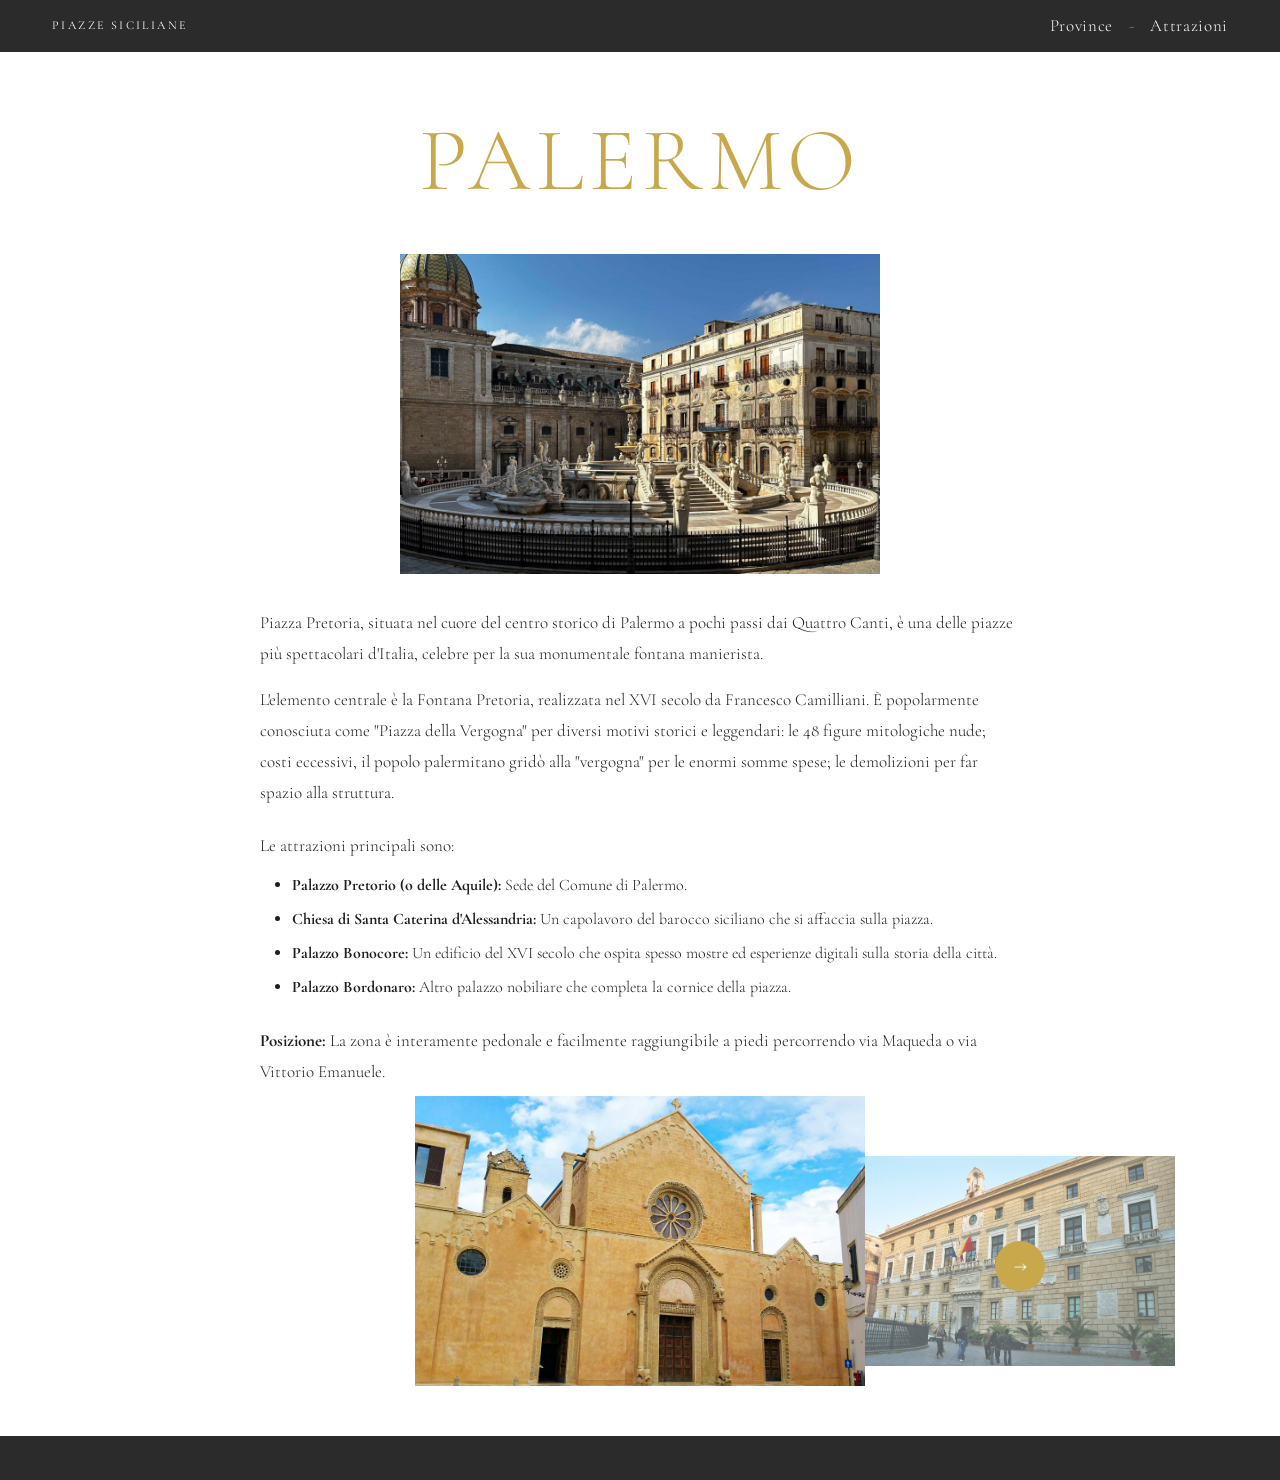
<file: palermo.html>
<!DOCTYPE html>
<html lang="it">
<head>
  <meta charset="UTF-8">
  <meta name="viewport" content="width=device-width, initial-scale=1.0">
  <title>Palermo — Piazze Siciliane</title>
  <link rel="stylesheet" href="style.css">
</head>
<body>

  <header class="site-header">
    <a href="index.html" class="brand">Piazze Siciliane</a>
    <nav><a href="province.html">Province</a><span class="sep">-</span><a href="attrazioni.html">Attrazioni</a></nav>
  </header>

  <div class="sub-heading"><h1>Palermo</h1></div>

  <div class="detail-wrap">
    <img class="detail-main-img" src="img/fontana.jpg" alt="Piazza Pretoria, Palermo">
    <div class="detail-body">
      <p>Piazza Pretoria, situata nel cuore del centro storico di Palermo a pochi passi dai Quattro Canti, è una delle piazze più spettacolari d'Italia, celebre per la sua monumentale fontana manierista.</p>
      <p>L'elemento centrale è la Fontana Pretoria, realizzata nel XVI secolo da Francesco Camilliani. È popolarmente conosciuta come "Piazza della Vergogna" per diversi motivi storici e leggendari: le 48 figure mitologiche nude; costi eccessivi, il popolo palermitano gridò alla "vergogna" per le enormi somme spese; le demolizioni per far spazio alla struttura.</p>
    </div>
    <p class="detail-attractions-label">Le attrazioni principali sono:</p>
    <ul class="detail-list">
      <li><strong>Palazzo Pretorio (o delle Aquile):</strong> Sede del Comune di Palermo.</li>
      <li><strong>Chiesa di Santa Caterina d'Alessandria:</strong> Un capolavoro del barocco siciliano che si affaccia sulla piazza.</li>
      <li><strong>Palazzo Bonocore:</strong> Un edificio del XVI secolo che ospita spesso mostre ed esperienze digitali sulla storia della città.</li>
      <li><strong>Palazzo Bordonaro:</strong> Altro palazzo nobiliare che completa la cornice della piazza.</li>
    </ul>
    <p class="detail-position"><strong>Posizione:</strong> La zona è interamente pedonale e facilmente raggiungibile a piedi percorrendo via Maqueda o via Vittorio Emanuele.</p>
  </div>

  <div class="carousel-wrap carousel-small">

    <input type="radio" name="pal" id="pal-1" checked>
    <input type="radio" name="pal" id="pal-2">
    <input type="radio" name="pal" id="pal-3">
    <input type="radio" name="pal" id="pal-4">
    <input type="radio" name="pal" id="pal-5">

    <div class="c-slides">
      <div class="c-slide s1"><img src="img/basilica-santa-caterina.jpg"   alt="Chiesa di Santa Caterina"></div>
      <div class="c-slide s2"><img src="img/Palermo-Palazzo-Pretorio-bjs2007-01.jpg" alt="Palazzo Pretorio"></div>
      <div class="c-slide s3"><img src="img/palazzo-bonocore-2-1.jpg"         alt="Palazzo Bonocore"></div>
      <div class="c-slide s4"><img src="img/villachiaramontebordonaro-sale-header.jpg"        alt="Palazzo Bordonaro"></div>
    </div>

    <div class="btn-grp">
      <label class="c-btn c-btn-prev p2" for="pal-1">&#8592;</label>
      <label class="c-btn c-btn-prev p3" for="pal-2">&#8592;</label>
      <label class="c-btn c-btn-prev p4" for="pal-3">&#8592;</label>
      <label class="c-btn c-btn-prev p5" for="pal-4">&#8592;</label>
      <label class="c-btn c-btn-next n1" for="pal-2">&#8594;</label>
      <label class="c-btn c-btn-next n2" for="pal-3">&#8594;</label>
      <label class="c-btn c-btn-next n3" for="pal-4">&#8594;</label>
    </div>

  </div>

  <footer class="site-footer">
    <a href="/cdn-cgi/l/email-protection#1874776a7d766277756d6b6d757d7b7158797a797b796c7976717936716c"><span class="_
</file>
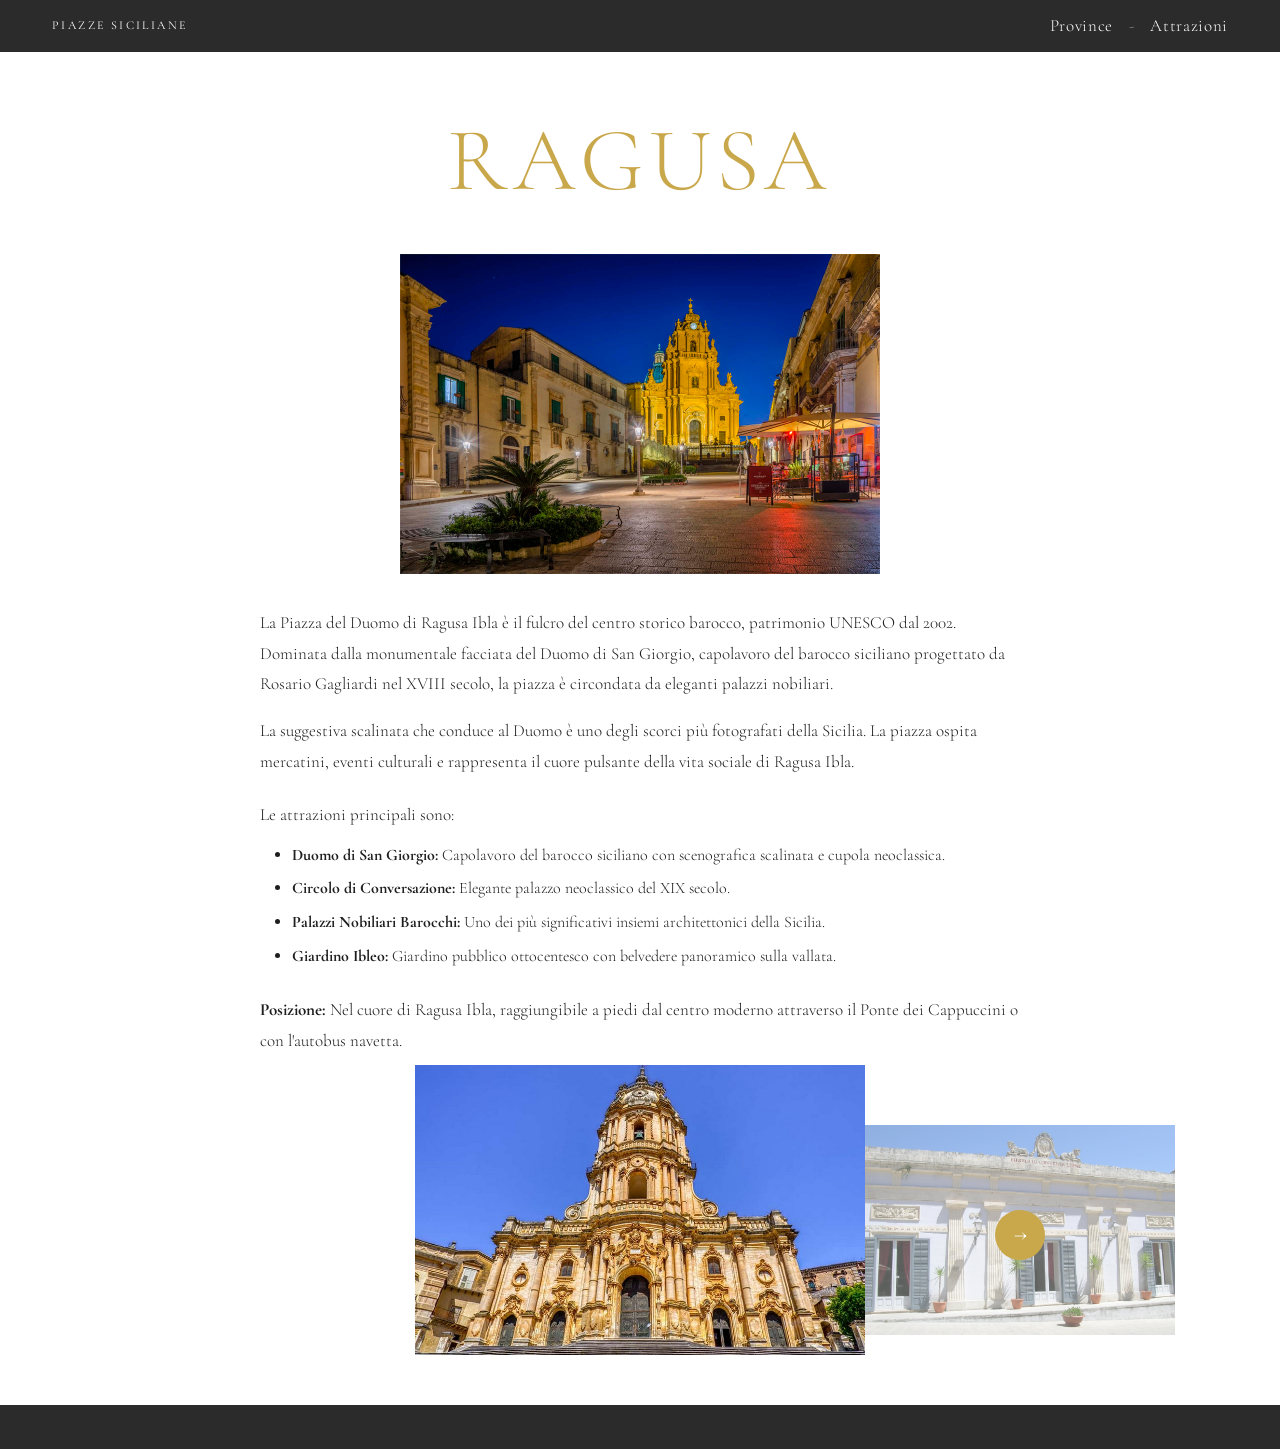
<file: ragusa.html>
<!DOCTYPE html>
<html lang="it">
<head>
  <meta charset="UTF-8">
  <meta name="viewport" content="width=device-width, initial-scale=1.0">
  <title>Ragusa — Piazze Siciliane</title>
  <link rel="stylesheet" href="style.css">
</head>
<body>

  <header class="site-header">
    <a href="index.html" class="brand">Piazze Siciliane</a>
    <nav><a href="province.html">Province</a><span class="sep">-</span><a href="attrazioni.html">Attrazioni</a></nav>
  </header>

  <div class="sub-heading"><h1>Ragusa</h1></div>

  <div class="detail-wrap">
    <img class="detail-main-img" src="img/piazza ragusa.jpg" alt="Piazza del Duomo, Ragusa Ibla">
    <div class="detail-body">
      <p>La Piazza del Duomo di Ragusa Ibla è il fulcro del centro storico barocco, patrimonio UNESCO dal 2002. Dominata dalla monumentale facciata del Duomo di San Giorgio, capolavoro del barocco siciliano progettato da Rosario Gagliardi nel XVIII secolo, la piazza è circondata da eleganti palazzi nobiliari.</p>
      <p>La suggestiva scalinata che conduce al Duomo è uno degli scorci più fotografati della Sicilia. La piazza ospita mercatini, eventi culturali e rappresenta il cuore pulsante della vita sociale di Ragusa Ibla.</p>
    </div>
    <p class="detail-attractions-label">Le attrazioni principali sono:</p>
    <ul class="detail-list">
      <li><strong>Duomo di San Giorgio:</strong> Capolavoro del barocco siciliano con scenografica scalinata e cupola neoclassica.</li>
      <li><strong>Circolo di Conversazione:</strong> Elegante palazzo neoclassico del XIX secolo.</li>
      <li><strong>Palazzi Nobiliari Barocchi:</strong> Uno dei più significativi insiemi architettonici della Sicilia.</li>
      <li><strong>Giardino Ibleo:</strong> Giardino pubblico ottocentesco con belvedere panoramico sulla vallata.</li>
    </ul>
    <p class="detail-position"><strong>Posizione:</strong> Nel cuore di Ragusa Ibla, raggiungibile a piedi dal centro moderno attraverso il Ponte dei Cappuccini o con l'autobus navetta.</p>
  </div>

  <div class="carousel-wrap carousel-small">

    <input type="radio" name="rag" id="rag-1" checked>
    <input type="radio" name="rag" id="rag-2">
    <input type="radio" name="rag" id="rag-3">
    <input type="radio" name="rag" id="rag-4">

    <div class="c-slides">
      <div class="c-slide s1"><img src="img/duomo_ragusa.jpg"  alt="Duomo di San Giorgio"></div>
      <div class="c-slide s2"><img src="img/Circolo_Ibla.jfif"   alt="Circolo di Conversazione"></div>
      <div class="c-slide s3"><img src="img/scalinata.jpg"     alt="Scalinata di Ragusa Ibla"></div>
      <div class="c-slide s4"><img src="img/Giardino_ibleo_2.jfif"   alt="Giardino Ibleo"></div>
    </div>

    <div class="btn-grp">
      <label class="c-btn c-btn-prev p2" for="rag-1">&#8592;</label>
      <label class="c-btn c-btn-prev p3" for="rag-2">&#8592;</label>
      <label class="c-btn c-btn-prev p4" for="rag-3">&#8592;</label>
      <label class="c-btn c-btn-next n1" for="rag-2">&#8594;</label>
      <label class="c-btn c-btn-next n2" for="rag-3">&#8594;</label>
      <label class="c-btn c-btn-next n3" for="rag-4">&#8594;</label>
    </div>

  </div>

  <footer class="site-footer">
    <a href="/cdn-cgi/l/email-protection#412d2e33242f3b2e2c3432342c24222801202320222035202f28206f2835"><span class="_
</file>
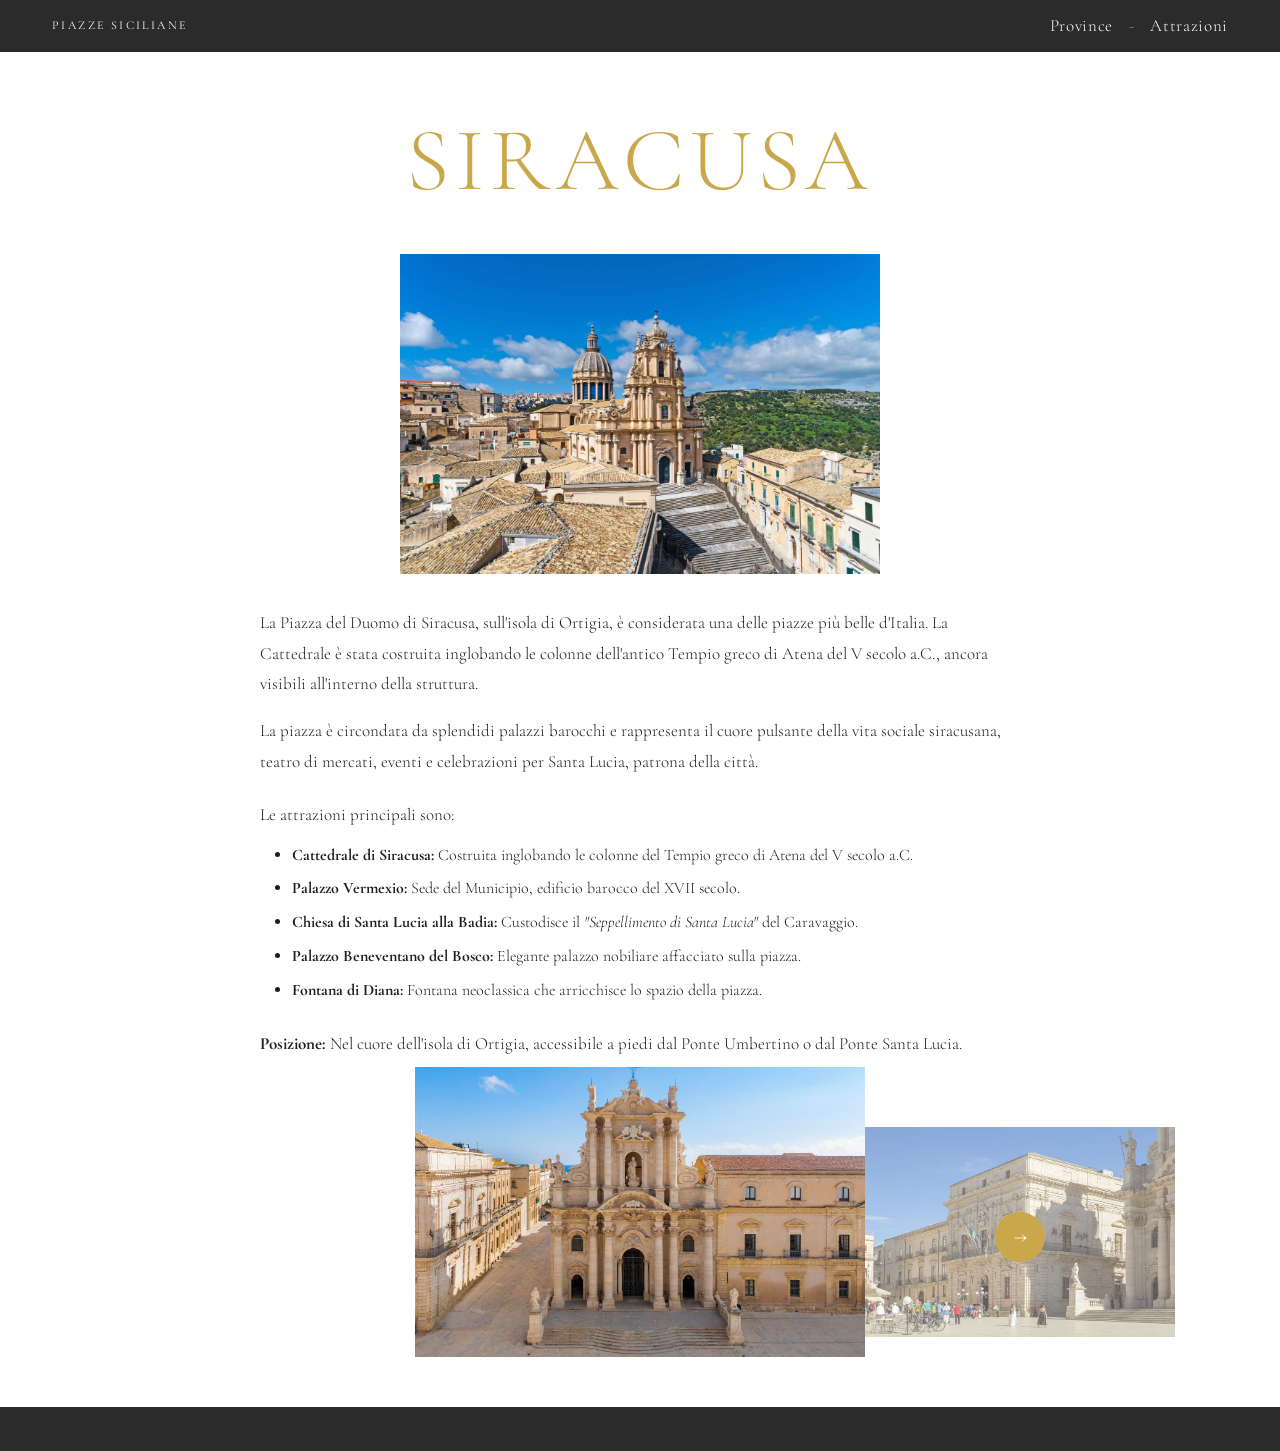
<file: siracusa.html>
<!DOCTYPE html>
<html lang="it">
<head>
  <meta charset="UTF-8">
  <meta name="viewport" content="width=device-width, initial-scale=1.0">
  <title>Siracusa — Piazze Siciliane</title>
  <link rel="stylesheet" href="style.css">
</head>
<body>

  <header class="site-header">
    <a href="index.html" class="brand">Piazze Siciliane</a>
    <nav><a href="province.html">Province</a><span class="sep">-</span><a href="attrazioni.html">Attrazioni</a></nav>
  </header>

  <div class="sub-heading"><h1>Siracusa</h1></div>

  <div class="detail-wrap">
    <img class="detail-main-img" src="img/Ragusa_SanGiorgioCathedral_0169.jpg" alt="Piazza del Duomo, Siracusa">
    <div class="detail-body">
      <p>La Piazza del Duomo di Siracusa, sull'isola di Ortigia, è considerata una delle piazze più belle d'Italia. La Cattedrale è stata costruita inglobando le colonne dell'antico Tempio greco di Atena del V secolo a.C., ancora visibili all'interno della struttura.</p>
      <p>La piazza è circondata da splendidi palazzi barocchi e rappresenta il cuore pulsante della vita sociale siracusana, teatro di mercati, eventi e celebrazioni per Santa Lucia, patrona della città.</p>
    </div>
    <p class="detail-attractions-label">Le attrazioni principali sono:</p>
    <ul class="detail-list">
      <li><strong>Cattedrale di Siracusa:</strong> Costruita inglobando le colonne del Tempio greco di Atena del V secolo a.C.</li>
      <li><strong>Palazzo Vermexio:</strong> Sede del Municipio, edificio barocco del XVII secolo.</li>
      <li><strong>Chiesa di Santa Lucia alla Badia:</strong> Custodisce il <em>"Seppellimento di Santa Lucia"</em> del Caravaggio.</li>
      <li><strong>Palazzo Beneventano del Bosco:</strong> Elegante palazzo nobiliare affacciato sulla piazza.</li>
      <li><strong>Fontana di Diana:</strong> Fontana neoclassica che arricchisce lo spazio della piazza.</li>
    </ul>
    <p class="detail-position"><strong>Posizione:</strong> Nel cuore dell'isola di Ortigia, accessibile a piedi dal Ponte Umbertino o dal Ponte Santa Lucia.</p>
  </div>

  <div class="carousel-wrap carousel-small">

    <input type="radio" name="sir" id="sir-1" checked>
    <input type="radio" name="sir" id="sir-2">
    <input type="radio" name="sir" id="sir-3">
    <input type="radio" name="sir" id="sir-4">
    <input type="radio" name="sir" id="sir-5">

    <div class="c-slides">
      <div class="c-slide s1"><img src="img/2-cattedrale-di-siracusa.jpg"   alt="Cattedrale di Siracusa"></div>
      <div class="c-slide s2"><img src="img/palazzo_vermexio.webp"    alt="Palazzo Vermexio"></div>
      <div class="c-slide s3"><img src="img/chiesa.jpg" alt="Santa Lucia alla Badia"></div>
      <div class="c-slide s4"><img src="img/Ortigia,_palazzo_beneventano_del_bosco.jfif" alt="Palazzo Beneventano"></div>
      <div class="c-slide s5"><img src="img/Fontana_di_Diana_-_Syracuse.jpg"       alt="Fontana di Diana"></div>
    </div>

    <div class="btn-grp">
      <label class="c-btn c-btn-prev p2" for="sir-1">&#8592;</label>
      <label class="c-btn c-btn-prev p3" for="sir-2">&#8592;</label>
      <label class="c-btn c-btn-prev p4" for="sir-3">&#8592;</label>
      <label class="c-btn c-btn-prev p5" for="sir-4">&#8592;</label>
      <label class="c-btn c-btn-next n1" for="sir-2">&#8594;</label>
      <label class="c-btn c-btn-next n2" for="sir-3">&#8594;</label>
      <label class="c-btn c-btn-next n3" for="sir-4">&#8594;</label>
      <label class="c-btn c-btn-next n4" for="sir-5">&#8594;</label>
    </div>

  </div>

  <footer class="site-footer">
    <a href="/cdn-cgi/l/email-protection#8fe3e0fdeae1f5e0e2fafcfae2eaece6cfeeedeeeceefbeee1e6eea1e6fb"><span class="_
</file>
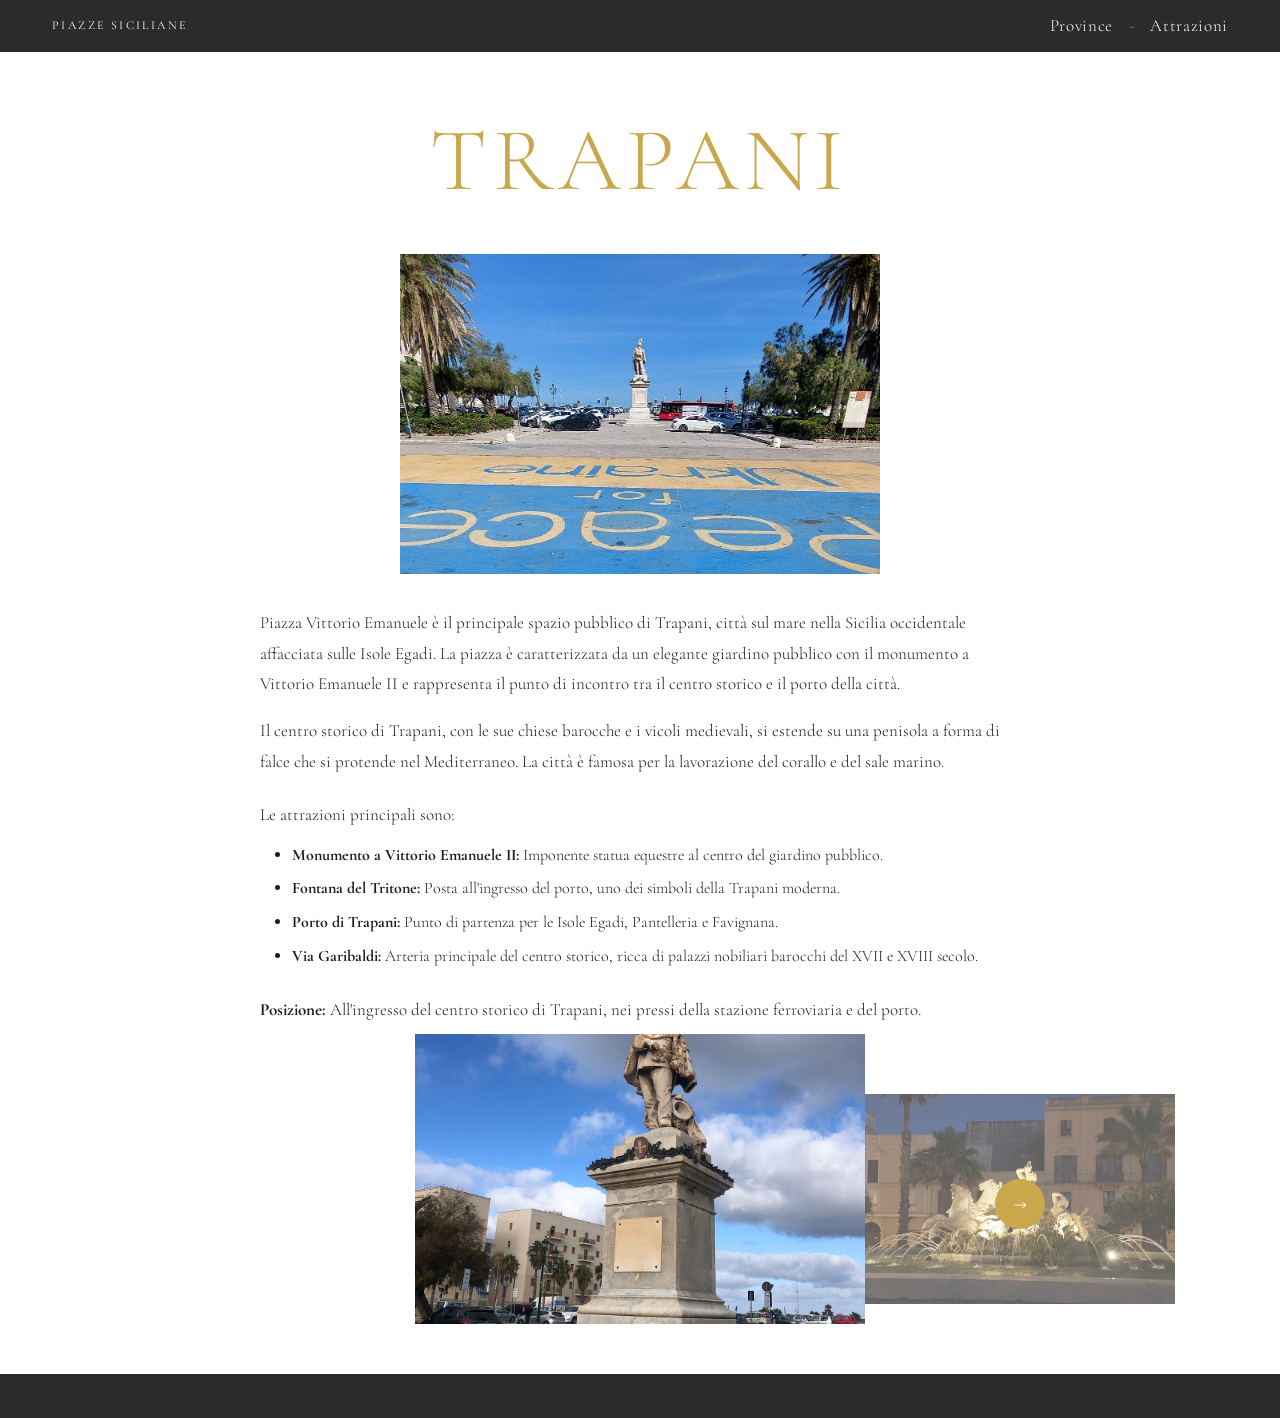
<file: trapani.html>
<!DOCTYPE html>
<html lang="it">
<head>
  <meta charset="UTF-8">
  <meta name="viewport" content="width=device-width, initial-scale=1.0">
  <title>Trapani — Piazze Siciliane</title>
  <link rel="stylesheet" href="style.css">
</head>
<body>

  <header class="site-header">
    <a href="index.html" class="brand">Piazze Siciliane</a>
    <nav><a href="province.html">Province</a><span class="sep">-</span><a href="attrazioni.html">Attrazioni</a></nav>
  </header>

  <div class="sub-heading"><h1>Trapani</h1></div>

  <div class="detail-wrap">
    <img class="detail-main-img" src="img/vittorio_emanuele_trapani.jpg" alt="Piazza Vittorio Emanuele, Trapani">
    <div class="detail-body">
      <p>Piazza Vittorio Emanuele è il principale spazio pubblico di Trapani, città sul mare nella Sicilia occidentale affacciata sulle Isole Egadi. La piazza è caratterizzata da un elegante giardino pubblico con il monumento a Vittorio Emanuele II e rappresenta il punto di incontro tra il centro storico e il porto della città.</p>
      <p>Il centro storico di Trapani, con le sue chiese barocche e i vicoli medievali, si estende su una penisola a forma di falce che si protende nel Mediterraneo. La città è famosa per la lavorazione del corallo e del sale marino.</p>
    </div>
    <p class="detail-attractions-label">Le attrazioni principali sono:</p>
    <ul class="detail-list">
      <li><strong>Monumento a Vittorio Emanuele II:</strong> Imponente statua equestre al centro del giardino pubblico.</li>
      <li><strong>Fontana del Tritone:</strong> Posta all'ingresso del porto, uno dei simboli della Trapani moderna.</li>
      <li><strong>Porto di Trapani:</strong> Punto di partenza per le Isole Egadi, Pantelleria e Favignana.</li>
      <li><strong>Via Garibaldi:</strong> Arteria principale del centro storico, ricca di palazzi nobiliari barocchi del XVII e XVIII secolo.</li>
    </ul>
    <p class="detail-position"><strong>Posizione:</strong> All'ingresso del centro storico di Trapani, nei pressi della stazione ferroviaria e del porto.</p>
  </div>

  <div class="carousel-wrap carousel-small">

    <input type="radio" name="tra" id="tra-1" checked>
    <input type="radio" name="tra" id="tra-2">
    <input type="radio" name="tra" id="tra-3">
    <input type="radio" name="tra" id="tra-4">

    <div class="c-slides">
      <div class="c-slide s1"><img src="img/statua_trapani.jpg"   alt="Monumento Vittorio Emanuele"></div>
      <div class="c-slide s2"><img src="img/tritone.jpg"     alt="Fontana del Tritone"></div>
      <div class="c-slide s3"><img src="img/Porto-di-Trapani.b9aa326e.jpg"  alt="Porto di Trapani"></div>
      <div class="c-slide s4"><img src="img/cultura_trapani-città-scaled.jpg" alt="Via Garibaldi"></div>
    </div>

    <div class="btn-grp">
      <label class="c-btn c-btn-prev p2" for="tra-1">&#8592;</label>
      <label class="c-btn c-btn-prev p3" for="tra-2">&#8592;</label>
      <label class="c-btn c-btn-prev p4" for="tra-3">&#8592;</label>
      <label class="c-btn c-btn-next n1" for="tra-2">&#8594;</label>
      <label class="c-btn c-btn-next n2" for="tra-3">&#8594;</label>
      <label class="c-btn c-btn-next n3" for="tra-4">&#8594;</label>
    </div>

  </div>

  <footer class="site-footer">
    <a href="/cdn-cgi/l/email-protection#016d6e73646f7b6e6c7472746c64626841606360626075606f68602f6875"><span class="_
</file>
<file: style.css>
/* ============================================================
   PIAZZE SICILIANE — style.css  (zero JavaScript)
   Font: Cormorant Garamond via Google Fonts
   Palette: --gold #C9A84C | --dark #2B2B2B | --white #FFFFFF
   ============================================================ */

@import url('https://fonts.googleapis.com/css2?family=Cormorant+Garamond:ital,wght@0,300;0,400;0,500;0,600;1,300;1,400;1,600&display=swap');

/* ── Reset ──────────────────────────────────────────────── */
*, *::before, *::after { box-sizing: border-box; margin: 0; padding: 0; }
html { scroll-behavior: smooth; }

:root {
  --gold:  #C9A84C;
  --dark:  #2B2B2B;
  --white: #FFFFFF;
  --text:  #1E1E1E;
  --light-border: #E8E8E8;
}

body {
  font-family: 'Cormorant Garamond', serif;
  background: var(--white);
  color: var(--text);
  font-size: 18px;
  line-height: 1.78;
}

/* ── HEADER ─────────────────────────────────────────────── */
.site-header {
  background-color: var(--dark);
  display: flex;
  align-items: center;
  justify-content: space-between;
  padding: 0 52px;
  height: 52px;
  position: sticky;
  top: 0;
  z-index: 999;
}
.site-header .brand {
  font-size: 12px; letter-spacing: 0.2em; text-transform: uppercase;
  color: #fff; text-decoration: none; font-weight: 400;
}
.site-header nav { display: flex; align-items: center; gap: 16px; }
.site-header nav a {
  color: #fff; text-decoration: none; font-size: 17px;
  font-weight: 300; letter-spacing: 0.04em; transition: color 0.2s;
}
.site-header nav a:hover { color: var(--gold); }
.site-header nav .sep { color: rgba(255,255,255,0.45); font-size: 17px; font-weight: 300; }

/* ── FOOTER ─────────────────────────────────────────────── */
.site-footer {
  background-color: var(--dark);
  display: flex; align-items: center; justify-content: flex-end;
  padding: 22px 52px;
}
.site-footer a {
  color: #fff; text-decoration: none; font-size: 17px;
  font-weight: 300; font-style: italic; letter-spacing: 0.02em;
}

/* ── PAGE HEADINGS ──────────────────────────────────────── */
.page-heading { text-align: center; padding: 68px 20px 16px; }
.page-heading h1 {
  font-size: clamp(32px, 8vw, 128px); font-weight: 300;
  color: var(--gold); letter-spacing: 0.06em; line-height: 1;
  text-transform: uppercase; word-break: break-word;
}
.sub-heading { text-align: center; padding: 64px 20px 16px; }
.sub-heading h1 {
  font-size: clamp(28px, 7vw, 96px); font-weight: 300;
  color: var(--gold); letter-spacing: 0.06em; line-height: 1;
  text-transform: uppercase; word-break: break-word;
}

/* ══════════════════════════════════════════════════════════
   CSS-ONLY CAROUSEL — come funziona
   ─────────────────────────────────────────────────────────
   Ogni carousel contiene:
     • <input type="radio"> nascosti (uno per immagine)
     • <div class="c-slides"> con le slide
     • <div class="btn-grp"> con le <label> come frecce

   Quando un radio è :checked, il selettore  ~  applica
   le posizioni corrette alle .c-slide corrispondenti
   e mostra i bottoni giusti (pN = prev, nN = next).

   AGGIUNGERE UN'IMMAGINE (es. 6a immagine a catania):
   1) Aggiungi <input type="radio" name="cat" id="cat-6">
   2) Aggiungi <div class="c-slide s6"><img ...></div>
   3) Aggiungi bottoni: <label class="c-btn c-btn-prev p6" for="cat-5">
                         <label class="c-btn c-btn-next n5" for="cat-6">
      (togli il vecchio n5 che puntava a niente)
   Le regole CSS per stato 6 small sono già scritte qui sotto.
   ══════════════════════════════════════════════════════════ */

/* Radio inputs: invisibili ma funzionali */
.carousel-wrap input[type="radio"] {
  position: absolute; opacity: 0; width: 0; height: 0; pointer-events: none;
}

/* Wrapper */
.carousel-wrap { position: relative; width: 100%; overflow: hidden; }

/* Slide container e slide */
.carousel-wrap .c-slides { position: relative; width: 100%; height: 100%; }
.carousel-wrap .c-slide {
  position: absolute;
  opacity: 0;
  pointer-events: none;
  overflow: hidden;
  transition: opacity 0.4s ease, width 0.4s ease, height 0.4s ease,
              left 0.4s ease, top 0.4s ease;
}
.carousel-wrap .c-slide img { width: 100%; height: 100%; object-fit: cover; display: block; }

/* Bottoni (label) */
.carousel-wrap .btn-grp {
  position: absolute; inset: 0; pointer-events: none; z-index: 10;
}
.carousel-wrap .btn-grp .c-btn {
  display: none;
  pointer-events: auto;
  position: absolute;
  top: 50%; transform: translateY(-50%);
  width: 50px; height: 50px; border-radius: 50%;
  background-color: var(--gold); border: none; cursor: pointer;
  align-items: center; justify-content: center;
  color: white; font-size: 20px; font-family: inherit;
  line-height: 1; user-select: none; transition: background-color 0.2s;
  text-decoration: none;
}
.carousel-wrap .btn-grp .c-btn:hover { background-color: #a8883a; }

/* ════════════════════════════════════════════════════════
   CAROUSEL HERO (homepage)  —  fino a 8 immagini
   Corrente: 730×480   centrata, top 0
   Laterali: 480×310   top 85px
   Prev button: centro slide sinistra → left: calc(50% - 630px)
   Next button: centro slide destra   → left: calc(50% + 580px)
   ════════════════════════════════════════════════════════ */

.carousel-hero { height: 500px; }

.carousel-hero .btn-grp .c-btn-prev { left: calc(50% - 630px); }
.carousel-hero .btn-grp .c-btn-next { left: calc(50% + 580px); }

/* Stato 1 */
#h1:checked ~ .c-slides .s1 { opacity:1; pointer-events:auto; z-index:3; width:730px; height:480px; left:calc(50% - 365px); top:0; }
#h1:checked ~ .c-slides .s8 { opacity:0.65; pointer-events:auto; z-index:2; width:480px; height:310px; left:calc(50% - 845px); top:85px; }
#h1:checked ~ .c-slides .s2 { opacity:0.65; pointer-events:auto; z-index:2; width:480px; height:310px; left:calc(50% + 365px); top:85px; }
#h1:checked ~ .btn-grp .p1 { display:flex; }
#h1:checked ~ .btn-grp .n1 { display:flex; }

/* Stato 2 */
#h2:checked ~ .c-slides .s2 { opacity:1; pointer-events:auto; z-index:3; width:730px; height:480px; left:calc(50% - 365px); top:0; }
#h2:checked ~ .c-slides .s1 { opacity:0.65; pointer-events:auto; z-index:2; width:480px; height:310px; left:calc(50% - 845px); top:85px; }
#h2:checked ~ .c-slides .s3 { opacity:0.65; pointer-events:auto; z-index:2; width:480px; height:310px; left:calc(50% + 365px); top:85px; }
#h2:checked ~ .btn-grp .p2 { display:flex; }
#h2:checked ~ .btn-grp .n2 { display:flex; }

/* Stato 3 */
#h3:checked ~ .c-slides .s3 { opacity:1; pointer-events:auto; z-index:3; width:730px; height:480px; left:calc(50% - 365px); top:0; }
#h3:checked ~ .c-slides .s2 { opacity:0.65; pointer-events:auto; z-index:2; width:480px; height:310px; left:calc(50% - 845px); top:85px; }
#h3:checked ~ .c-slides .s4 { opacity:0.65; pointer-events:auto; z-index:2; width:480px; height:310px; left:calc(50% + 365px); top:85px; }
#h3:checked ~ .btn-grp .p3 { display:flex; }
#h3:checked ~ .btn-grp .n3 { display:flex; }

/* Stato 4 */
#h4:checked ~ .c-slides .s4 { opacity:1; pointer-events:auto; z-index:3; width:730px; height:480px; left:calc(50% - 365px); top:0; }
#h4:checked ~ .c-slides .s3 { opacity:0.65; pointer-events:auto; z-index:2; width:480px; height:310px; left:calc(50% - 845px); top:85px; }
#h4:checked ~ .c-slides .s5 { opacity:0.65; pointer-events:auto; z-index:2; width:480px; height:310px; left:calc(50% + 365px); top:85px; }
#h4:checked ~ .btn-grp .p4 { display:flex; }
#h4:checked ~ .btn-grp .n4 { display:flex; }

/* Stato 5 */
#h5:checked ~ .c-slides .s5 { opacity:1; pointer-events:auto; z-index:3; width:730px; height:480px; left:calc(50% - 365px); top:0; }
#h5:checked ~ .c-slides .s4 { opacity:0.65; pointer-events:auto; z-index:2; width:480px; height:310px; left:calc(50% - 845px); top:85px; }
#h5:checked ~ .c-slides .s6 { opacity:0.65; pointer-events:auto; z-index:2; width:480px; height:310px; left:calc(50% + 365px); top:85px; }
#h5:checked ~ .btn-grp .p5 { display:flex; }
#h5:checked ~ .btn-grp .n5 { display:flex; }

/* Stato 6 */
#h6:checked ~ .c-slides .s6 { opacity:1; pointer-events:auto; z-index:3; width:730px; height:480px; left:calc(50% - 365px); top:0; }
#h6:checked ~ .c-slides .s5 { opacity:0.65; pointer-events:auto; z-index:2; width:480px; height:310px; left:calc(50% - 845px); top:85px; }
#h6:checked ~ .c-slides .s7 { opacity:0.65; pointer-events:auto; z-index:2; width:480px; height:310px; left:calc(50% + 365px); top:85px; }
#h6:checked ~ .btn-grp .p6 { display:flex; }
#h6:checked ~ .btn-grp .n6 { display:flex; }

/* Stato 7 */
#h7:checked ~ .c-slides .s7 { opacity:1; pointer-events:auto; z-index:3; width:730px; height:480px; left:calc(50% - 365px); top:0; }
#h7:checked ~ .c-slides .s6 { opacity:0.65; pointer-events:auto; z-index:2; width:480px; height:310px; left:calc(50% - 845px); top:85px; }
#h7:checked ~ .c-slides .s8 { opacity:0.65; pointer-events:auto; z-index:2; width:480px; height:310px; left:calc(50% + 365px); top:85px; }
#h7:checked ~ .btn-grp .p7 { display:flex; }
#h7:checked ~ .btn-grp .n7 { display:flex; }

/* Stato 8 */
#h8:checked ~ .c-slides .s8 { opacity:1; pointer-events:auto; z-index:3; width:730px; height:480px; left:calc(50% - 365px); top:0; }
#h8:checked ~ .c-slides .s7 { opacity:0.65; pointer-events:auto; z-index:2; width:480px; height:310px; left:calc(50% - 845px); top:85px; }
#h8:checked ~ .c-slides .s1 { opacity:0.65; pointer-events:auto; z-index:2; width:480px; height:310px; left:calc(50% + 365px); top:85px; }
#h8:checked ~ .btn-grp .p8 { display:flex; }
#h8:checked ~ .btn-grp .n8 { display:flex; }

/* ════════════════════════════════════════════════════════
   CAROUSEL SMALL (pagine provincia)  —  fino a 6 immagini
   CSS GENERICO: funziona su qualsiasi .carousel-small
   usando input:nth-of-type(N) e .c-slide:nth-child(N)

   Corrente: 450×290   centrata, top 0
   Laterali: 310×210   top 60px
   Prev button → left: calc(50% - 405px)
   Next button → left: calc(50% + 355px)
   ════════════════════════════════════════════════════════ */

.carousel-small { height: 340px; }

.carousel-small .btn-grp .c-btn-prev { left: calc(50% - 405px); }
.carousel-small .btn-grp .c-btn-next { left: calc(50% + 355px); }

/* Stato 1: corrente=1, nessun prev, next=2 */
.carousel-small > input:nth-of-type(1):checked ~ .c-slides .c-slide:nth-child(1)
  { opacity:1; pointer-events:auto; z-index:3; width:450px; height:290px; left:calc(50% - 225px); top:0; }
.carousel-small > input:nth-of-type(1):checked ~ .c-slides .c-slide:nth-child(2)
  { opacity:0.65; pointer-events:auto; z-index:2; width:310px; height:210px; left:calc(50% + 225px); top:60px; }
.carousel-small > input:nth-of-type(1):checked ~ .btn-grp .n1 { display:flex; }

/* Stato 2: corrente=2, prev=1, next=3 */
.carousel-small > input:nth-of-type(2):checked ~ .c-slides .c-slide:nth-child(2)
  { opacity:1; pointer-events:auto; z-index:3; width:450px; height:290px; left:calc(50% - 225px); top:0; }
.carousel-small > input:nth-of-type(2):checked ~ .c-slides .c-slide:nth-child(1)
  { opacity:0.65; pointer-events:auto; z-index:2; width:310px; height:210px; left:calc(50% - 535px); top:60px; }
.carousel-small > input:nth-of-type(2):checked ~ .c-slides .c-slide:nth-child(3)
  { opacity:0.65; pointer-events:auto; z-index:2; width:310px; height:210px; left:calc(50% + 225px); top:60px; }
.carousel-small > input:nth-of-type(2):checked ~ .btn-grp .p2 { display:flex; }
.carousel-small > input:nth-of-type(2):checked ~ .btn-grp .n2 { display:flex; }

/* Stato 3 */
.carousel-small > input:nth-of-type(3):checked ~ .c-slides .c-slide:nth-child(3)
  { opacity:1; pointer-events:auto; z-index:3; width:450px; height:290px; left:calc(50% - 225px); top:0; }
.carousel-small > input:nth-of-type(3):checked ~ .c-slides .c-slide:nth-child(2)
  { opacity:0.65; pointer-events:auto; z-index:2; width:310px; height:210px; left:calc(50% - 535px); top:60px; }
.carousel-small > input:nth-of-type(3):checked ~ .c-slides .c-slide:nth-child(4)
  { opacity:0.65; pointer-events:auto; z-index:2; width:310px; height:210px; left:calc(50% + 225px); top:60px; }
.carousel-small > input:nth-of-type(3):checked ~ .btn-grp .p3 { display:flex; }
.carousel-small > input:nth-of-type(3):checked ~ .btn-grp .n3 { display:flex; }

/* Stato 4 */
.carousel-small > input:nth-of-type(4):checked ~ .c-slides .c-slide:nth-child(4)
  { opacity:1; pointer-events:auto; z-index:3; width:450px; height:290px; left:calc(50% - 225px); top:0; }
.carousel-small > input:nth-of-type(4):checked ~ .c-slides .c-slide:nth-child(3)
  { opacity:0.65; pointer-events:auto; z-index:2; width:310px; height:210px; left:calc(50% - 535px); top:60px; }
.carousel-small > input:nth-of-type(4):checked ~ .c-slides .c-slide:nth-child(5)
  { opacity:0.65; pointer-events:auto; z-index:2; width:310px; height:210px; left:calc(50% + 225px); top:60px; }
.carousel-small > input:nth-of-type(4):checked ~ .btn-grp .p4 { display:flex; }
.carousel-small > input:nth-of-type(4):checked ~ .btn-grp .n4 { display:flex; }

/* Stato 5 */
.carousel-small > input:nth-of-type(5):checked ~ .c-slides .c-slide:nth-child(5)
  { opacity:1; pointer-events:auto; z-index:3; width:450px; height:290px; left:calc(50% - 225px); top:0; }
.carousel-small > input:nth-of-type(5):checked ~ .c-slides .c-slide:nth-child(4)
  { opacity:0.65; pointer-events:auto; z-index:2; width:310px; height:210px; left:calc(50% - 535px); top:60px; }
.carousel-small > input:nth-of-type(5):checked ~ .c-slides .c-slide:nth-child(6)
  { opacity:0.65; pointer-events:auto; z-index:2; width:310px; height:210px; left:calc(50% + 225px); top:60px; }
.carousel-small > input:nth-of-type(5):checked ~ .btn-grp .p5 { display:flex; }
.carousel-small > input:nth-of-type(5):checked ~ .btn-grp .n5 { display:flex; }

/* Stato 6 (ultimo supportato: nessun next) */
.carousel-small > input:nth-of-type(6):checked ~ .c-slides .c-slide:nth-child(6)
  { opacity:1; pointer-events:auto; z-index:3; width:450px; height:290px; left:calc(50% - 225px); top:0; }
.carousel-small > input:nth-of-type(6):checked ~ .c-slides .c-slide:nth-child(5)
  { opacity:0.65; pointer-events:auto; z-index:2; width:310px; height:210px; left:calc(50% - 535px); top:60px; }
.carousel-small > input:nth-of-type(6):checked ~ .btn-grp .p6 { display:flex; }

/* ════════════════════════════════════════════════════════
   PROVINCE LIST PAGE
   ════════════════════════════════════════════════════════ */
.province-list { max-width: 980px; margin: 0 auto; padding: 20px 40px 60px; }
.province-block { margin-bottom: 70px; }
.province-block h2 {
  text-align: center; font-size: 32px; font-weight: 400;
  letter-spacing: 0.14em; text-transform: uppercase; margin-bottom: 24px;
}
.province-block .p-layout { display: flex; gap: 36px; align-items: flex-start; }
.province-block .p-layout.reverse { flex-direction: row-reverse; }
.province-block .p-layout img { width: 390px; height: 268px; object-fit: cover; flex-shrink: 0; display: block; }
.province-block .p-text { font-size: 17px; font-weight: 300; line-height: 1.8; }
.province-block .p-text p + p { margin-top: 14px; }
.province-block .p-link {
  display: inline-block; margin-top: 14px; font-size: 13px;
  letter-spacing: 0.12em; text-transform: uppercase; color: var(--gold);
  text-decoration: none; border-bottom: 1px solid var(--gold);
  padding-bottom: 2px; transition: opacity 0.2s;
}
.province-block .p-link:hover { opacity: 0.7; }
.province-divider { border: none; border-top: 1px solid var(--light-border); margin: 0 0 70px 0; }

/* ════════════════════════════════════════════════════════
   PROVINCE DETAIL PAGE
   ════════════════════════════════════════════════════════ */
.detail-wrap { max-width: 840px; margin: 0 auto; padding: 32px 40px 0; }
.detail-main-img { display: block; width: 480px; height: 320px; object-fit: cover; margin: 0 auto 34px; }
.detail-body { font-size: 17px; font-weight: 300; line-height: 1.82; margin-bottom: 22px; }
.detail-body p + p { margin-top: 16px; }
.detail-attractions-label { font-size: 17px; font-weight: 300; margin-bottom: 10px; }
.detail-list { list-style: disc; padding-left: 32px; margin-bottom: 24px; }
.detail-list li { font-size: 16px; font-weight: 300; line-height: 1.8; margin-bottom: 5px; }
.detail-position { font-size: 17px; font-weight: 300; line-height: 1.82; margin-bottom: 8px; }

/* ════════════════════════════════════════════════════════
   ATTRACTIONS LIST PAGE
   ════════════════════════════════════════════════════════ */
.attractions-list { max-width: 980px; margin: 0 auto; padding: 20px 40px 60px; }
.attraction-block { margin-bottom: 70px; }
.attraction-block h2 {
  text-align: center; font-size: 27px; font-weight: 400;
  letter-spacing: 0.14em; text-transform: uppercase; margin-bottom: 24px;
}
.attraction-block .a-layout { display: flex; gap: 34px; align-items: flex-start; }
.attraction-block .a-layout.reverse { flex-direction: row-reverse; }
.attraction-block .a-layout img { width: 380px; height: 260px; object-fit: cover; flex-shrink: 0; display: block; }
.attraction-block .a-text { font-size: 16px; font-weight: 300; line-height: 1.82; }
.attraction-block .a-text p + p { margin-top: 12px; }

/* ════════════════════════════════════════════════════════
   RESPONSIVE
   ════════════════════════════════════════════════════════ */
@media (max-width: 768px) {
  html, body { overflow-x: hidden; }
  .page-heading, .sub-heading { padding-left: 16px; padding-right: 16px; }
  .page-heading h1, .sub-heading h1 { letter-spacing: 0.02em; }
  .site-header { padding: 0 16px; }
  .site-footer  { padding: 18px 16px; }
  .province-block .p-layout, .province-block .p-layout.reverse,
  .attraction-block .a-layout, .attraction-block .a-layout.reverse { flex-direction: column; }
  .province-block .p-layout img, .attraction-block .a-layout img { width: 100%; height: auto; max-height: 260px; }
  .province-list, .attractions-list, .detail-wrap { padding-left: 20px; padding-right: 20px; }
  .detail-main-img { width: 100%; height: 220px; }

  /* Hero mobile: solo slide corrente */
  .carousel-hero { height: 260px; }
  .carousel-hero .c-slide { width:88vw!important; height:240px!important; left:6vw!important; top:10px!important; opacity:0!important; }
  #h1:checked ~ .c-slides .s1,#h2:checked ~ .c-slides .s2,#h3:checked ~ .c-slides .s3,
  #h4:checked ~ .c-slides .s4,#h5:checked ~ .c-slides .s5,#h6:checked ~ .c-slides .s6,
  #h7:checked ~ .c-slides .s7,#h8:checked ~ .c-slides .s8 { opacity:1!important; z-index:3; }
  .carousel-hero .btn-grp .c-btn-prev { left:10px; }
  .carousel-hero .btn-grp .c-btn-next { left:auto; right:10px; }

  /* Small mobile: solo slide corrente */
  .carousel-small { height: 220px; }
  .carousel-small .c-slide { width:80vw!important; height:200px!important; left:10vw!important; top:10px!important; opacity:0!important; }
  .carousel-small > input:nth-of-type(1):checked ~ .c-slides .c-slide:nth-child(1),
  .carousel-small > input:nth-of-type(2):checked ~ .c-slides .c-slide:nth-child(2),
  .carousel-small > input:nth-of-type(3):checked ~ .c-slides .c-slide:nth-child(3),
  .carousel-small > input:nth-of-type(4):checked ~ .c-slides .c-slide:nth-child(4),
  .carousel-small > input:nth-of-type(5):checked ~ .c-slides .c-slide:nth-child(5),
  .carousel-small > input:nth-of-type(6):checked ~ .c-slides .c-slide:nth-child(6) { opacity:1!important; z-index:3; }
  .carousel-small .btn-grp .c-btn-prev { left:10px; }
  .carousel-small .btn-grp .c-btn-next { left:auto; right:10px; }
}
</file>
